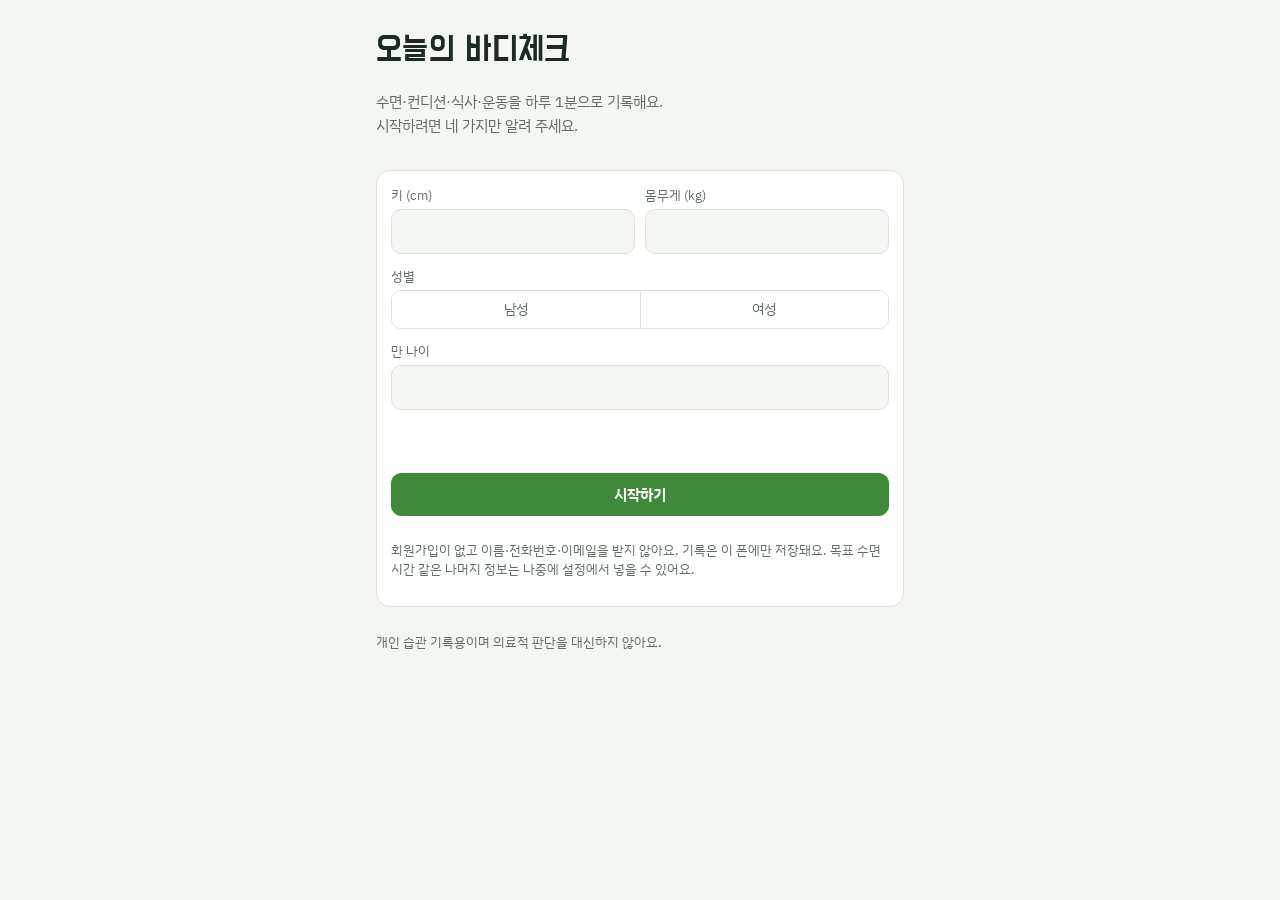
<file: index.html>
<!doctype html>
<html lang="ko">
<head>
<meta charset="utf-8">
<title>오늘의 바디체크</title>
<meta name="viewport" content="width=device-width,initial-scale=1,viewport-fit=cover">
<meta name="color-scheme" content="light dark">
<meta name="theme-color" content="#3f8a3a">
<meta name="description" content="수면·컨디션·식사·운동을 매일 간단히 기록하는 개인 웰니스 앱">
<link rel="manifest" href="manifest.webmanifest">
<link rel="icon" href="icons/icon-192.png">
<link rel="apple-touch-icon" href="icons/apple-touch-icon.png">
<link rel="preconnect" href="https://fonts.googleapis.com">
<link rel="stylesheet" href="https://fonts.googleapis.com/css2?family=Do+Hyeon&family=IBM+Plex+Sans+KR:wght@400;500;700&display=swap">
<link rel="stylesheet" href="styles.css">
</head>
<body>
<header class="bar" id="bar" hidden>
  <div class="bar-in">
    <h1>오늘의 바디체크</h1>
    <nav class="tabs" aria-label="화면">
      <a href="#today" data-tab="today">오늘</a>
      <a href="#week" data-tab="week">주간</a>
      <a href="#settings" data-tab="settings">설정</a>
    </nav>
  </div>
</header>
<main class="wrap" id="main"><p class="muted">불러오는 중…</p></main>
<div class="toast" id="toast" role="status" aria-live="polite"></div>
<noscript><p class="wrap">이 앱은 자바스크립트가 필요해요.</p></noscript>
<script type="module" src="js/app.js"></script>
</body>
</html>
</file>
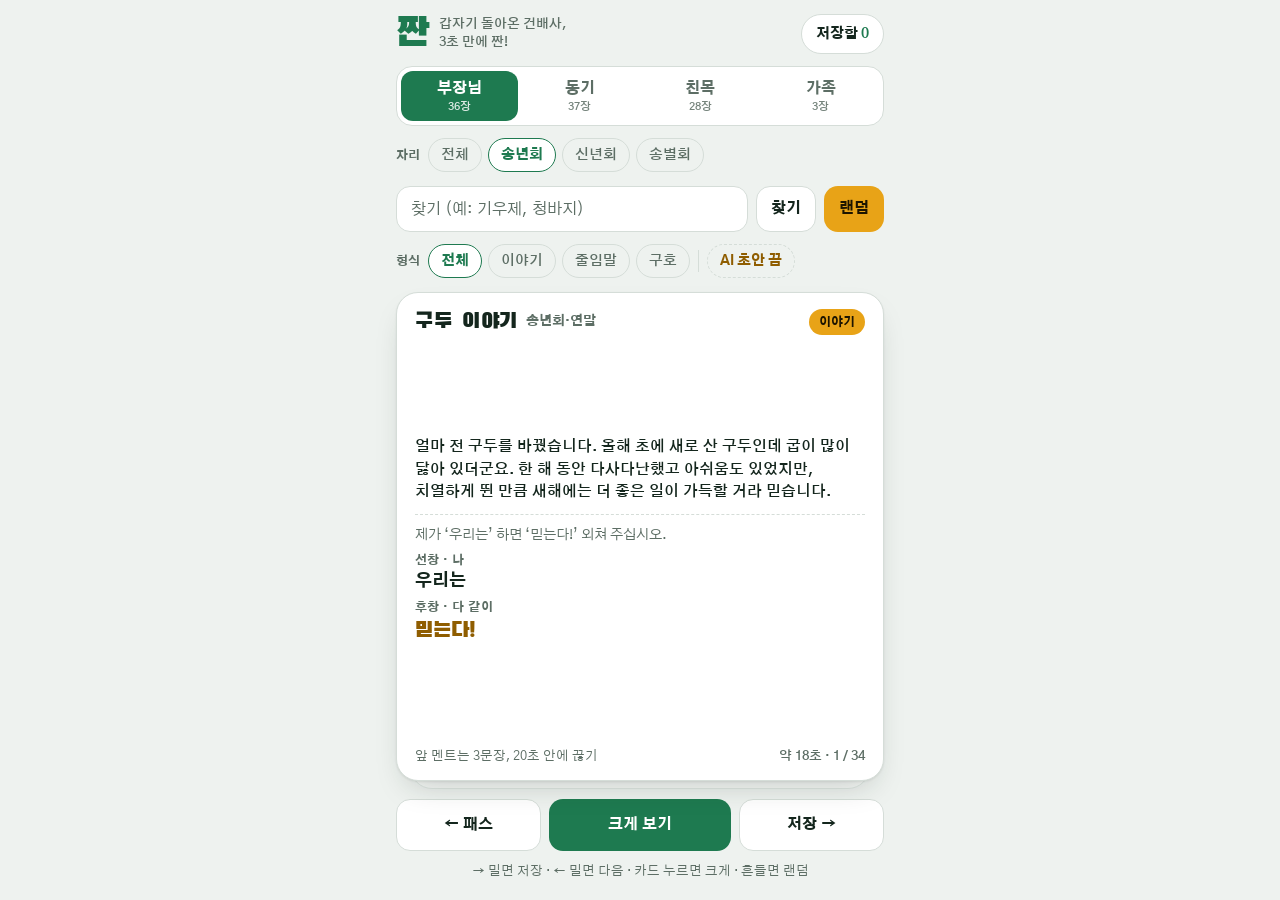
<file: zzan/app/index.html>
<!doctype html>
<html lang="ko">
<head>
<meta charset="utf-8">
<meta name="viewport" content="width=device-width,initial-scale=1,viewport-fit=cover">
<title>짠 (ZZAN)</title>
<meta name="claude:viewport-fit-sides" content="cover">
<meta name="description" content="갑자기 돌아온 건배사, 3초 만에 짠!">
<link rel="preconnect" href="https://fonts.googleapis.com">
<link rel="preconnect" href="https://fonts.gstatic.com" crossorigin>
<link rel="stylesheet" href="https://fonts.googleapis.com/css2?family=Black+Han+Sans&family=Gothic+A1:wght@400;600;800&display=swap">
<style>
/* 레이아웃: 한 화면 앱. 위에서부터 대상 고르기 → 제시어 → 카드 덱(가운데, 스와이프) → 버튼. 크게 보기는 검은 무대 전체 화면. */
:root {
  --bg: #eef2ef;
  --surface: #ffffff;
  --ink: #14261d;
  --muted: #5d6e65;
  --line: #d5ddd8;
  --bottle: #1e7a50;      /* 소주병 초록 */
  --bottle-ink: #ffffff;
  --foam: #e8a317;        /* 맥주 거품 노랑 */
  --foam-ink: #1d1500;
  --foam-text: #8f5d00;
  --pass: #7f8a84;
  --warn: #b3261e;
  --scrim: rgba(10, 20, 15, .45);
  --shadow: 0 1px 2px rgba(20, 38, 29, .08), 0 14px 32px -14px rgba(20, 38, 29, .28);
  --stage-bg: #000000;    /* 크게 보기: 테마와 상관없이 고대비 */
  --stage-fg: #ffffff;
  --stage-hl: #ffd24a;
  --stage-dim: #a0a0a0;
  --f-display: "Black Han Sans", "Apple SD Gothic Neo", "Malgun Gothic", sans-serif;
  --f-body: "Gothic A1", "Apple SD Gothic Neo", "Malgun Gothic", "Noto Sans KR", sans-serif;
}
@media (prefers-color-scheme: dark) {
  :root:not([data-theme="light"]) {
    --bg: #0f1f18; --surface: #172d23; --ink: #e8f2ec; --muted: #9db3a7; --line: #2a463b;
    --bottle: #4cc28a; --bottle-ink: #08170f; --foam: #f5b83d; --foam-ink: #1d1500; --foam-text: #f5b83d;
    --pass: #8a9c93; --warn: #ffb4a9; --scrim: rgba(0, 0, 0, .6);
    --shadow: 0 1px 2px rgba(0, 0, 0, .3), 0 14px 32px -14px rgba(0, 0, 0, .7);
    color-scheme: dark;
  }
}
:root[data-theme="dark"] {
  --bg: #0f1f18; --surface: #172d23; --ink: #e8f2ec; --muted: #9db3a7; --line: #2a463b;
  --bottle: #4cc28a; --bottle-ink: #08170f; --foam: #f5b83d; --foam-ink: #1d1500; --foam-text: #f5b83d;
  --pass: #8a9c93; --warn: #ffb4a9; --scrim: rgba(0, 0, 0, .6);
  --shadow: 0 1px 2px rgba(0, 0, 0, .3), 0 14px 32px -14px rgba(0, 0, 0, .7);
  color-scheme: dark;
}

html { height: 100%; box-sizing: border-box; padding-top: env(safe-area-inset-top, 0px); padding-bottom: env(safe-area-inset-bottom, 0px); }
*, *::before, *::after { box-sizing: inherit; }
[hidden] { display: none !important; }
body {
  height: 100%; margin: 0;
  background: var(--bg); color: var(--ink);
  font-family: var(--f-body); font-size: 15px; line-height: 1.5;
  -webkit-tap-highlight-color: transparent;
}
body.noscroll { overflow: hidden; }
button { font: inherit; color: inherit; cursor: pointer; }
:focus-visible { outline: 3px solid var(--foam); outline-offset: 2px; }

.app {
  min-height: 100%; max-width: 520px; margin: 0 auto;
  display: flex; flex-direction: column; gap: 12px;
  padding-block: 14px 18px;
  padding-left: max(16px, env(safe-area-inset-left, 0px));
  padding-right: max(16px, env(safe-area-inset-right, 0px));
}

/* 머리 */
.top { display: flex; align-items: center; justify-content: space-between; gap: 12px; }
.brand { display: flex; align-items: center; gap: 10px; min-width: 0; }
.logo { font-family: var(--f-display); font-size: 40px; line-height: 1; color: var(--bottle); }
.slogan { font-size: 13px; line-height: 1.35; color: var(--muted); font-weight: 600; }
.saved-btn {
  flex: none; min-height: 40px; padding: 0 14px; border-radius: 999px;
  border: 1px solid var(--line); background: var(--surface); font-weight: 800; font-size: 14px;
}
.saved-btn b { color: var(--bottle); font-variant-numeric: tabular-nums; }

/* 대상 고르기 */
.targets {
  display: grid; grid-template-columns: repeat(var(--tabs, 5), 1fr); gap: 4px; padding: 4px;
  background: var(--surface); border: 1px solid var(--line); border-radius: 16px;
}
.targets button {
  border: 0; background: transparent; color: var(--muted); border-radius: 12px;
  padding: 9px 2px 8px; display: flex; flex-direction: column; align-items: center; gap: 2px;
  font-weight: 800; font-size: 15px; line-height: 1.2;
}
.targets button small { font-weight: 600; font-size: 11px; font-variant-numeric: tabular-nums; opacity: .85; }
.targets button[aria-checked="true"] { background: var(--bottle); color: var(--bottle-ink); }

/* 제시어 */
.find { display: flex; gap: 8px; }
.find input {
  flex: 1; min-width: 0; min-height: 46px; padding: 0 14px; border-radius: 14px;
  border: 1px solid var(--line); background: var(--surface); color: var(--ink);
  font: 600 16px var(--f-body);
}
.find input::placeholder { color: var(--muted); font-weight: 400; }
.btn {
  min-height: 46px; padding: 0 14px; border-radius: 14px; border: 1px solid var(--line);
  background: var(--surface); color: var(--ink); font-weight: 800; font-size: 15px; white-space: nowrap;
}
.btn-bottle { background: var(--bottle); color: var(--bottle-ink); border-color: transparent; }
.btn-foam { background: var(--foam); color: var(--foam-ink); border-color: transparent; }
.chips { display: flex; gap: 6px; overflow-x: auto; scrollbar-width: none; padding-bottom: 2px; }
.chips::-webkit-scrollbar { display: none; }
.chip {
  flex: none; min-height: 34px; padding: 0 12px; border-radius: 999px;
  border: 1px solid var(--line); background: transparent; color: var(--muted); font-weight: 600; font-size: 14px;
}
.chip[aria-pressed="true"] { border-color: var(--bottle); color: var(--bottle); background: var(--surface); font-weight: 800; }
.chip-meme { border-style: dashed; color: var(--foam-text); font-weight: 800; }
.chip-meme[aria-pressed="true"] { border-style: solid; border-color: transparent; background: var(--foam); color: var(--foam-ink); }
.chip-sep { flex: none; width: 1px; margin: 6px 2px; background: var(--line); }
.chip-label { flex: none; align-self: center; padding-right: 2px; font-size: 12px; font-weight: 800; color: var(--muted); }
.note { margin: 0; font-size: 14px; color: var(--muted); }
.link { border: 0; background: none; padding: 0; color: var(--bottle); font-weight: 800; text-decoration: underline; text-underline-offset: 3px; }

/* 카드 덱 */
.deck { position: relative; flex: 1; min-height: 340px; display: grid; }
.stack-edge {
  position: absolute; left: 14px; right: 14px; top: 16px; bottom: -8px;
  background: var(--surface); border: 1px solid var(--line); border-radius: 22px; opacity: .55;
}
.card {
  position: relative; z-index: 1; min-width: 0; overflow: hidden;
  background: var(--surface); border: 1px solid var(--line); border-radius: 22px; box-shadow: var(--shadow);
  padding: 16px 18px 14px; display: flex; flex-direction: column; gap: 14px;
  touch-action: pan-y; user-select: none; -webkit-user-select: none; cursor: grab;
}
.card.enter { animation: pop .22s ease-out; }
@keyframes pop { from { transform: translateY(10px) scale(.97); opacity: .4; } to { transform: none; opacity: 1; } }
.card-head { display: flex; align-items: center; gap: 8px; flex-wrap: wrap; }
.kw { font-family: var(--f-display); font-size: 22px; line-height: 1; letter-spacing: .04em; }
.who { font-size: 13px; font-weight: 800; color: var(--muted); }
.pick { padding: 2px 8px; border-radius: 999px; background: var(--bottle); color: var(--bottle-ink); font-size: 12px; font-weight: 800; }
.skill {
  margin-left: auto; padding: 4px 10px; border-radius: 999px;
  background: var(--foam); color: var(--foam-ink); font-size: 12px; font-weight: 800;
}
.meme { padding: 2px 8px; border: 1px dashed currentColor; border-radius: 999px; color: var(--foam-text); font-size: 12px; font-weight: 800; }
.lines { list-style: none; margin: 0; padding: 0; flex: 1; display: flex; flex-direction: column; justify-content: center; gap: 18px; }
.line { display: grid; grid-template-columns: 46px minmax(0, 1fr); gap: 12px; align-items: start; }
.syl {
  width: 46px; height: 46px; border-radius: 12px; background: var(--bottle); color: var(--bottle-ink);
  font-family: var(--f-display); font-size: 27px; line-height: 46px; text-align: center;
}
.line.two .syl { background: var(--foam); color: var(--foam-ink); }
.role { display: block; font-size: 11.5px; font-weight: 800; letter-spacing: .04em; color: var(--muted); }
.txt p { margin: 3px 0 0; font-size: 18px; font-weight: 600; line-height: 1.45; word-break: keep-all; overflow-wrap: anywhere; }
.line.two .txt p { font-family: var(--f-display); font-weight: 400; font-size: 23px; line-height: 1.35; }
.init { font-style: normal; color: var(--bottle); }
.line.two .init { color: var(--foam-text); }
.lines.three { gap: 12px; }
.lines.three .line.two .txt p { font-size: 21px; }
.beats { display: inline-flex; flex-wrap: wrap; gap: 4px 6px; }
.beat { display: inline-flex; flex-direction: column; align-items: center; }
.beat::before { content: "●"; font-size: .36em; line-height: 1; margin-bottom: .3em; color: var(--foam-text); }
.cw { display: inline-block; }
.card-foot { display: flex; justify-content: space-between; align-items: flex-end; gap: 12px; font-size: 13px; color: var(--muted); }
.tip { min-width: 0; }
.count { flex: none; font-variant-numeric: tabular-nums; font-weight: 600; }
.stamp {
  position: absolute; top: 54px; padding: 2px 12px; border: 3px solid; border-radius: 10px;
  font-family: var(--f-display); font-size: 26px; opacity: 0; pointer-events: none; background: var(--surface);
}
.stamp-save { left: 16px; color: var(--bottle); transform: rotate(-12deg); }
.stamp-pass { right: 16px; color: var(--pass); transform: rotate(12deg); }
.empty { margin: auto; color: var(--muted); }

.actions { display: grid; grid-template-columns: 1fr 1.25fr 1fr; gap: 8px; padding-top: 6px; }
.actions .btn { min-height: 52px; }
.howto { margin: 0; text-align: center; font-size: 12.5px; color: var(--muted); text-wrap: balance; }

/* 크게 보기 */
.stage {
  position: fixed; inset: 0; z-index: 50; background: var(--stage-bg); color: var(--stage-fg);
  display: flex; flex-direction: column; gap: 10px;
  padding: calc(12px + env(safe-area-inset-top, 0px)) max(20px, env(safe-area-inset-right, 0px)) calc(14px + env(safe-area-inset-bottom, 0px)) max(20px, env(safe-area-inset-left, 0px));
}
.stage-top { display: flex; justify-content: space-between; align-items: center; gap: 12px; }
.stage-meta { font-size: 14px; color: var(--stage-dim); font-weight: 600; min-width: 0; }
.stage-close {
  flex: none; min-height: 44px; padding: 0 18px; border-radius: 999px;
  border: 1px solid #4a4a4a; background: #161616; color: var(--stage-fg); font-weight: 800;
}
.stage-body { flex: 1; min-height: 0; overflow: hidden; display: flex; flex-direction: column; justify-content: center; }
.stage-inner { --fs: 64px; display: flex; flex-direction: column; gap: .2em; }
.stage .s-role { font-size: 15px; font-weight: 800; letter-spacing: .06em; color: var(--stage-dim); }
.stage .s1 { margin: 0 0 .5em; font-size: calc(var(--fs) * .52); font-weight: 800; line-height: 1.3; word-break: keep-all; }
.stage .s2 { margin: 0; font-family: var(--f-display); font-size: var(--fs); line-height: 1.18; color: var(--stage-hl); word-break: keep-all; }
.stage .init { color: var(--stage-hl); }
.stage .s2 .init { color: var(--stage-fg); }
.stage .beat::before { color: var(--stage-fg); }
.stage-foot { font-size: 13px; color: var(--stage-dim); text-align: center; font-variant-numeric: tabular-nums; }

/* 저장함 */
.scrim { position: fixed; inset: 0; z-index: 40; background: var(--scrim); }
.sheet {
  position: fixed; left: 0; right: 0; bottom: 0; z-index: 41; max-width: 520px; max-height: 82%; margin: 0 auto;
  background: var(--surface); color: var(--ink); border-radius: 22px 22px 0 0; box-shadow: var(--shadow);
  display: flex; flex-direction: column; gap: 12px;
  padding: 18px max(16px, env(safe-area-inset-right, 0px)) calc(16px + env(safe-area-inset-bottom, 0px)) max(16px, env(safe-area-inset-left, 0px));
}
.sheet-head { display: flex; justify-content: space-between; align-items: center; gap: 12px; }
.sheet-head h2 { margin: 0; font-family: var(--f-display); font-weight: 400; font-size: 24px; }
.saved-list { list-style: none; margin: 0; padding: 0; overflow-y: auto; display: flex; flex-direction: column; gap: 10px; }
.saved-item { border: 1px solid var(--line); border-radius: 16px; padding: 12px 14px; display: flex; flex-direction: column; gap: 6px; }
.saved-meta { display: flex; gap: 8px; align-items: baseline; flex-wrap: wrap; }
.saved-meta b { font-family: var(--f-display); font-weight: 400; font-size: 18px; }
.saved-meta span { font-size: 13px; color: var(--muted); font-weight: 600; }
.saved-item p { margin: 0; font-size: 15px; word-break: keep-all; overflow-wrap: anywhere; }
.saved-actions { display: flex; gap: 8px; }
.saved-actions .btn { min-height: 38px; font-size: 14px; }
.saved-empty { color: var(--muted); text-align: center; padding: 24px 8px; }

.toast {
  position: fixed; left: 50%; bottom: calc(24px + env(safe-area-inset-bottom, 0px)); z-index: 60;
  transform: translate(-50%, 12px); opacity: 0; pointer-events: none; transition: opacity .2s, transform .2s;
  background: var(--ink); color: var(--bg); padding: 10px 16px; border-radius: 999px; font-weight: 800; font-size: 14px;
  max-width: calc(100% - 32px); text-align: center;
}
.toast.show { opacity: 1; transform: translate(-50%, 0); }
.stage:not([hidden]) ~ .toast { bottom: calc(56px + env(safe-area-inset-bottom, 0px)); }

/* 카드 본문: 앞 멘트 → 행 → 구호 */
.body { flex: 1; min-width: 0; display: flex; flex-direction: column; justify-content: center; gap: 14px; }
.body .lines { flex: none; }
.intro { margin: 0; font-size: 16.5px; font-weight: 600; line-height: 1.6; word-break: keep-all; overflow-wrap: anywhere; }
.dir { color: var(--muted); font-weight: 400; font-size: .88em; }
.line { grid-template-columns: auto minmax(0, 1fr); }
.line.bare { grid-template-columns: minmax(0, 1fr); }
.syl { width: auto; min-width: 46px; padding: 0 6px; white-space: nowrap; }
.syl.wide { font-size: 19px; padding: 0 10px; }
.cr { display: flex; flex-direction: column; gap: 8px; padding-top: 12px; border-top: 1px dashed var(--line); }
.cue { margin: 0; font-size: 14px; color: var(--muted); word-break: keep-all; }
.cr-row { display: flex; flex-direction: column; gap: 1px; }
.cr-tag { font-size: 11.5px; font-weight: 800; letter-spacing: .04em; color: var(--muted); }
.cr-call { margin: 0; font-size: 19px; font-weight: 800; line-height: 1.35; word-break: keep-all; }
.cr-resp { margin: 0; font-family: var(--f-display); font-size: 25px; line-height: 1.3; color: var(--foam-text); word-break: keep-all; }
.cr-resp .init { color: var(--ink); }
.after { margin: 0; font-size: 13px; color: var(--muted); word-break: keep-all; }
.who { min-width: 0; }
.time.over { color: var(--warn); font-weight: 800; }
.card.dense .body { gap: 10px; }
.card.dense .intro { font-size: 15px; line-height: 1.5; }
.card.dense .lines { gap: 8px; }
.card.dense .txt p { font-size: 16px; }
.card.dense .syl { min-width: 36px; height: 36px; line-height: 36px; font-size: 21px; border-radius: 10px; }
.card.dense .cr { gap: 6px; padding-top: 10px; }
.card.dense .cr-call { font-size: 17px; }
.card.dense .cr-resp { font-size: 22px; }
.stage .dir { color: var(--stage-dim); font-size: .8em; }
.stage-body.scroll { overflow-y: auto; justify-content: flex-start; }

/* 세로가 짧은 폰: 버튼까지 한 화면에 들어오게 줄임 */
@media (max-height: 720px) {
  .app { gap: 9px; padding-block: 10px 12px; }
  .deck { min-height: 250px; }
  .card { gap: 10px; padding: 14px 16px 12px; }
  .lines { gap: 12px; }
  .body { gap: 10px; }
  .howto { display: none; }
}

@media (prefers-reduced-motion: reduce) {
  *, *::before, *::after { animation: none !important; transition: none !important; }
}
</style>
</head>
<body>
<div class="app">
  <header class="top">
    <div class="brand">
      <span class="logo">짠</span>
      <span class="slogan">갑자기 돌아온 건배사,<br>3초 만에 짠!</span>
    </div>
    <button type="button" class="saved-btn" id="openSaved">저장함 <b id="savedCount">0</b></button>
  </header>

  <div class="targets" id="targets" role="radiogroup" aria-label="누구 앞에서 하나요?"></div>
  <div class="chips" id="occasions" aria-label="어떤 자리인가요?"></div>

  <form class="find" id="findForm" autocomplete="off">
    <input id="kw" type="search" maxlength="12" placeholder="찾기 (예: 기우제, 청바지)" aria-label="건배사 찾기">
    <button type="submit" class="btn">찾기</button>
    <button type="button" class="btn btn-foam" id="randomBtn">랜덤</button>
  </form>
  <div class="chips" id="chips" aria-label="건배사 형식"></div>
  <p class="note" id="note" hidden></p>

  <section class="deck" aria-label="건배사 카드">
    <div class="stack-edge" aria-hidden="true"></div>
    <article class="card" id="card" tabindex="0"></article>
  </section>

  <div class="actions">
    <button type="button" class="btn" id="passBtn">← 패스</button>
    <button type="button" class="btn btn-bottle" id="bigBtn">크게 보기</button>
    <button type="button" class="btn" id="saveBtn">저장 →</button>
  </div>
  <p class="howto">→ 밀면 저장 · ← 밀면 다음 · 카드 누르면 크게 · 흔들면 랜덤</p>
</div>

<div class="stage" id="stage" role="dialog" aria-modal="true" aria-label="크게 보기" hidden>
  <div class="stage-top">
    <span class="stage-meta" id="stageMeta"></span>
    <button type="button" class="stage-close" id="stageClose">닫기</button>
  </div>
  <div class="stage-body" id="stageBody"><div class="stage-inner" id="stageInner"></div></div>
  <div class="stage-foot" id="stageWake"></div>
</div>

<div id="sheetWrap" hidden>
  <div class="scrim" id="scrim"></div>
  <div class="sheet" role="dialog" aria-modal="true" aria-labelledby="sheetTitle">
    <div class="sheet-head">
      <h2 id="sheetTitle">저장한 건배사</h2>
      <button type="button" class="btn" id="sheetClose">닫기</button>
    </div>
    <ul class="saved-list" id="savedList"></ul>
  </div>
</div>

<div class="toast" id="toast" role="status" aria-live="polite"></div>

<script>
// 건배사 데이터: zzan/build.py가 CSV에서 자동으로 채움. 직접 고치지 말고 CSV를 고친 뒤 python3 zzan/build.py 실행.
const DATA = /*PRESETS:START*/[
{"f": "이야기", "k": "구두 이야기", "t": ["부장님", "동기", "친목"], "src": "n", "sub": "송년회·연말", "intro": "얼마 전 구두를 바꿨습니다. 올해 초에 새로 산 구두인데 굽이 많이 닳아 있더군요. 한 해 동안 다사다난했고 아쉬움도 있었지만, 치열하게 뛴 만큼 새해에는 더 좋은 일이 가득할 거라 믿습니다.", "call": "우리는", "resp": "믿는다!", "o": ["송년회"], "id": "7bcd3ad2"},
{"f": "이야기", "k": "인디언 기우제", "t": ["부장님", "동기"], "src": "n", "sub": "힘든 시기 극복", "intro": "인디언들이 기우제를 지내면 반드시 비가 온다고 합니다. 비가 올 때까지 기우제를 지내기 때문입니다. 우리도 끝까지 해냅시다.", "call": "할 수", "resp": "있다!", "id": "aa9e59a2"},
{"f": "이야기", "k": "컴퍼니의 어원", "t": ["부장님", "동기"], "src": "n", "sub": "팀워크·동료애", "intro": "회사(Company)의 어원은 '함께(Com) 빵(Panis)을 나누어 먹는 사람들'이라고 합니다. 가족보다 더 많은 시간을 함께 보내는 우리가 서로 격려하며 파이팅하는 그룹이 되길 바랍니다.", "call": "함께 가면", "resp": "멀리 간다!", "id": "2dc5cf02"},
{"f": "이야기", "k": "한니발의 기병", "t": ["부장님", "동기"], "src": "n", "sub": "위기 돌파·혁신", "intro": "한니발 장군은 기병을 활용해 전술의 새로운 패러다임을 열었고, 별동대를 핵심 주력으로 만들었습니다. 우리 조직도 새로운 시도로 주력이 됩시다.", "call": "우리가", "resp": "주력이다!", "id": "517b56b4"},
{"f": "이야기", "k": "르누아르", "t": ["부장님", "동기", "친목"], "src": "n", "sub": "고생 끝 보상", "intro": "화가 르누아르는 '고통은 지나가고 아름다움은 남는다'고 했습니다.", "call": "아름다운", "resp": "우리!", "id": "bd22d204"},
{"f": "이야기", "k": "인심제 태산이", "t": ["부장님", "동기"], "src": "n", "sub": "단합·결의", "intro": "사람의 마음이 모이면 태산도 옮긴다(인심제 태산이)고 합니다. 함께 마음을 모아 봅시다.", "call": "인심제", "resp": "태산이!", "id": "898043e9"},
{"f": "이야기", "k": "붉은 말의 해", "t": ["부장님", "동기", "친목", "가족"], "src": "n", "sub": "2026년 신년", "intro": "2026년 붉은 말의 해를 맞아 거침없이 앞으로 나아갑시다.", "call": "말", "resp": "달리자!", "o": ["신년회"], "x": "2026-12-31", "id": "aa52adac"},
{"f": "이야기", "k": "달력 두 장", "t": ["부장님", "동기"], "src": "n", "sub": "11월", "intro": "달력이 이제 딱 두 장 남았습니다. 11월은 한 해를 정리하면서 동시에 내년을 준비하는 가장 중요한 달입니다. 1년 내내 치열하게 달려온 우리 모두에게 멋진 결실이 찾아오길 바라며 외치겠습니다.", "call": "11월의", "resp": "기적!", "mo": [11], "id": "7ab83ab8"},
{"f": "행시", "k": "십일월", "t": ["부장님", "동기"], "src": "n", "sub": "11월", "resp": "[월]등한 우리 팀을 위하여!", "lines": ["[십]년지기보다 더 끈끈한 우리 팀,", "[일] 년 동안 정말 고생 많으셨습니다."], "mo": [11], "id": "300d726f"},
{"f": "줄임말", "k": "소화제", "t": ["부장님", "동기"], "src": "n", "call": "소화제", "resp": "소화제!", "lines": ["[소]통과", "[화]합이", "[제]일이다"], "id": "5f19f08e"},
{"f": "줄임말", "k": "뚝배기", "t": ["부장님", "동기"], "src": "n", "call": "뚝배기", "resp": "뚝배기!", "lines": ["[뚝]심 있게", "[배]짱 있게", "[기]운차게"], "id": "ed9f52d9"},
{"f": "줄임말", "k": "통통통", "t": ["부장님", "동기"], "src": "n", "call": "통통통", "resp": "통통통!", "lines": ["의사소[통]", "운수대[통]", "만사형[통]"], "id": "896cbdb5"},
{"f": "줄임말", "k": "주전자", "t": ["부장님", "동기"], "src": "n", "call": "주전자", "resp": "주전자!", "lines": ["[주]인의식을 갖고", "[전]문성을 갖추고", "[자]신 있게 살자"], "id": "234aea87"},
{"f": "줄임말", "k": "상한가", "t": ["부장님", "동기"], "src": "n", "call": "상한가", "resp": "상한가!", "lines": ["[상]심하지 말고", "[한]탄하지 말고", "[가]슴을 펴자"], "id": "ba0d5a5e"},
{"f": "줄임말", "k": "그래도", "t": ["부장님", "동기"], "src": "n", "call": "그래도", "resp": "그래도!", "lines": ["[그래], 내일은", "[도]약할 거야"], "id": "e66b4936"},
{"f": "줄임말", "k": "마무리", "t": ["부장님", "동기"], "src": "n", "call": "마무리", "resp": "마무리!", "lines": ["[마]음 먹은 것은", "[무]엇이든", "[이]루자"], "id": "d88dd902"},
{"f": "줄임말", "k": "변사또", "t": ["부장님", "동기"], "src": "n", "call": "변사또", "resp": "변사또!", "lines": ["[변]함없는", "[사]람으로 내일", "[또] 만납시다"], "id": "0603ff26"},
{"f": "줄임말", "k": "마당발", "t": ["부장님", "동기"], "src": "n", "call": "마당발", "resp": "마당발!", "lines": ["[마]주 앉은", "[당]신의", "[발]전을 위하여"], "id": "35fa08cd"},
{"f": "줄임말", "k": "미사일 발사", "t": ["부장님", "동기"], "src": "n", "call": "미사일", "resp": "발사!", "lines": ["[미]친 듯이", "[사]랑하고", "[일]하자!"], "id": "b65c8265"},
{"f": "줄임말", "k": "사우나", "t": ["친목"], "src": "n", "call": "사우나", "resp": "사우나!", "lines": ["[사]랑과", "[우]정을", "[나]누자"], "id": "d3c8de72"},
{"f": "줄임말", "k": "청바지", "t": ["친목"], "src": "n", "call": "청바지", "resp": "청바지!", "lines": ["[청]춘은", "[바]로", "[지]금부터"], "id": "eda009a5"},
{"f": "줄임말", "k": "재건축", "t": ["친목"], "src": "n", "call": "재건축", "resp": "재건축!", "lines": ["[재]미있게", "[건]강하게", "[축]복하며 살자"], "id": "7e400b09"},
{"f": "줄임말", "k": "당나귀", "t": ["친목"], "src": "n", "call": "당나귀", "resp": "당나귀!", "lines": ["[당]신과", "[나]의", "[귀]중한 만남을 위하여"], "id": "8db897d8"},
{"f": "줄임말", "k": "이멤버 리멤버", "t": ["친목"], "src": "n", "call": "이 멤버", "resp": "리멤버!", "lines": ["[이 멤버]를", "기억하자, [리멤버]!"], "id": "97c6b6cd"},
{"f": "줄임말", "k": "여친남친", "t": ["친목"], "src": "n", "call": "여친", "resp": "남친!", "lines": ["[여]전히 [친]하게", "[남]은 인생 [친]하게"], "id": "6e3cff87"},
{"f": "줄임말", "k": "원더풀", "t": ["부장님", "동기", "친목"], "src": "n", "call": "원더풀", "resp": "원더풀!", "lines": ["[원]하는 것보다", "[더]욱 더 잘", "[풀]리기를"], "id": "9d37d6ee"},
{"f": "줄임말", "k": "아바타", "t": ["부장님", "동기", "친목"], "src": "n", "call": "아바타", "resp": "아바타!", "lines": ["[아]름다운 사람들이 모인 이 자리,", "[바]라고 소망하는 모든 일들을", "[타]개하자"], "id": "793048cf"},
{"f": "줄임말", "k": "아저씨", "t": ["부장님", "동기", "친목"], "src": "n", "call": "아저씨", "resp": "아저씨!", "lines": ["[아]자아자,", "[저]무는 한 해는 잊고", "[시]작하자 새롭게!"], "o": ["송년회"], "id": "44ef1f35"},
{"f": "줄임말", "k": "구구팔팔", "t": ["부장님", "동기", "친목", "가족"], "src": "n", "call": "구구", "resp": "팔팔!", "lines": ["[99]세까지", "[팔팔]하게 살자"], "id": "e88d1d54"},
{"f": "줄임말", "k": "당신멋져", "t": ["부장님", "동기", "친목", "가족"], "src": "n", "call": "당신", "resp": "멋져!", "lines": ["[당]당하게 살자", "[신]바람 나게 살자", "[멋]지게 살자", "[져]주며 살자"], "id": "de680577"},
{"f": "줄임말", "k": "나가자", "t": ["부장님", "동기", "친목"], "src": "n", "call": "나가자", "resp": "나가자!", "lines": ["[나]라,", "[가]정,", "[자]신의 발전을 위하여"], "id": "714cae40"},
{"f": "줄임말", "k": "이기자", "t": ["부장님", "동기", "친목"], "src": "n", "call": "이기자", "resp": "이기자!", "lines": ["[이]런", "[기]회를", "[자]주 만들자"], "id": "93864ed1"},
{"f": "줄임말", "k": "우하하", "t": ["부장님", "동기", "친목"], "src": "n", "call": "우하하", "resp": "우하하!", "lines": ["[우]리는", "[하]늘 아래", "[하]나다"], "id": "8e4a7625"},
{"f": "줄임말", "k": "마돈나", "t": ["부장님", "동기", "친목"], "src": "n", "call": "마돈나", "resp": "마돈나!", "lines": ["[마]시고", "[돈] 내고", "[나]가자"], "id": "dd1d2480"},
{"f": "줄임말", "k": "마마무", "t": ["부장님", "동기", "친목"], "src": "n", "call": "마마무", "resp": "마마무!", "lines": ["[마]음껏", "[마]시되", "[무]리해서 마시지 말자"], "id": "61e0f045"},
{"f": "구호", "k": "석세스 맨", "t": ["동기", "친목"], "src": "n", "call": "성공한 남자!", "resp": "석세스 맨!", "id": "dccfb9c1"},
{"f": "구호", "k": "지치지 말자", "t": ["부장님", "동기", "친목"], "src": "n", "call": "지치면 지는 거야!", "resp": "지치지 말자!", "id": "5fe2a7cb"},
{"f": "구호", "k": "죽밥", "t": ["부장님", "동기", "친목"], "src": "n", "call": "죽이 되든 밥이 되든!", "resp": "죽밥! 죽밥!", "id": "e74d08b1"},
{"f": "구호", "k": "함께 가면", "t": ["부장님", "동기", "친목"], "src": "n", "call": "함께 가면", "resp": "멀리 간다!", "id": "d8afe849"},
{"f": "구호", "k": "우리는 믿는다", "t": ["부장님", "동기", "친목"], "src": "n", "call": "우리는", "resp": "믿는다!", "after": "믿음은 기회를 만들고 절망을 희망으로 바꾼다", "id": "3cf45aba"},
{"f": "구호", "k": "영차", "t": ["부장님", "동기", "친목"], "src": "n", "call": "좋아써 좋아써", "resp": "영차!", "id": "49a03b1b"},
{"f": "구호", "k": "다시 만난다", "t": ["부장님", "동기", "친목"], "src": "n", "call": "언젠가 다시", "resp": "만난다!", "o": ["송별회"], "id": "d180d4a4"},
{"f": "구호", "k": "30년 더", "t": ["부장님"], "src": "n", "call": "앞으로 30년 더 근사하십시오!", "id": "347753a6"},
{"f": "구호", "k": "권토중래", "t": ["부장님", "동기"], "src": "n", "call": "권토중래!", "id": "91d3edea"},
{"f": "구호", "k": "여러분 멋져", "t": ["부장님", "동기", "친목"], "src": "n", "call": "여러분 멋져!", "id": "3cc0b010"},
{"f": "구호", "k": "노량에서 통영까지", "t": ["동기", "친목"], "src": "n", "call": "노량에서 시작한 술이 통영에서 끝나다!", "id": "7ca9e01e"},
{"f": "행시", "k": "건배", "t": ["부장님"], "src": "d", "s": "크레센도", "lines": ["[건]강하신 부장님 덕분에 올 한 해 든든했습니다,", "[배]운 대로 내년엔 더 잘하겠습니다, 다 같이 짠!"], "o": ["송년회"], "id": "1cc93aef"},
{"f": "행시", "k": "건배", "t": ["동기"], "src": "d", "s": "스타카토", "lines": ["[건]물주는 못 돼도,", "[배]!·짱!·하!·나!·는!·최!·강!"], "id": "5edbc1c4"},
{"f": "행시", "k": "건배", "t": ["친목"], "src": "d", "s": "콜&리스폰스", "lines": ["[건]강하게, 행복하게 오래오래 살아라!", "[배] 아플 만큼 부럽게 잘 살아라, 짠!"], "o": ["청첩장 모임"], "id": "0724b8d3"},
{"f": "행시", "k": "건배", "t": ["가족"], "src": "d", "s": "콜&리스폰스", "lines": ["[건]강하게 모인 우리 가족,", "[배]부르게 웃으며 오래오래 함께, 짠!"], "id": "83f0b608"},
{"f": "행시", "k": "사랑", "t": ["부장님"], "src": "d", "s": "크레센도", "lines": ["[사]랑받는 팀에는 늘 좋은 리더가 있습니다,", "[랑]데부 약속! 내년 이 자리, 더 큰 성과로 짠!"], "o": ["송년회"], "id": "7a17067e"},
{"f": "행시", "k": "사랑", "t": ["동기"], "src": "d", "s": "훅&드롭", "lines": ["[사]는 게 힘들어도 우리 우정은 영원하다…", "[랑]께! 그러니까 오늘은 니가 쏘랑께, 짠!"], "id": "cf4c0edb"},
{"f": "행시", "k": "사랑", "t": ["친목"], "src": "d", "s": "콜&리스폰스", "lines": ["[사]랑으로 만난 두 사람!", "[랑]데부 평생 계약 체결! 짠!"], "o": ["청첩장 모임"], "id": "f0944f47"},
{"f": "행시", "k": "사랑", "t": ["가족"], "src": "d", "s": "콜&리스폰스", "lines": ["[사]랑하는 우리 가족, 오늘처럼 웃는 날만!", "[랑]께~ 오래오래 건강하랑께, 짠!"], "id": "902e3570"},
{"f": "행시", "k": "행복", "t": ["부장님"], "src": "d", "s": "콜&리스폰스", "lines": ["[행]복한 일터, 우리가 만듭니다!", "[복] 받은 우리 팀, 다 같이 짠!"], "id": "5495c09a"},
{"f": "행시", "k": "행복", "t": ["동기"], "src": "d", "s": "스타카토", "lines": ["[행]운까진 안 바란다,", "[복]!·권!·당!·첨!·딱!·한!·번!"], "id": "12998dd4"},
{"f": "행시", "k": "행복", "t": ["친목"], "src": "d", "s": "콜&리스폰스", "lines": ["[행]복하게 잘 살아라, 우리 신랑 신부!", "[복]은 두 배로, 다툼은 반으로, 짠!"], "o": ["청첩장 모임"], "id": "c792fe4b"},
{"f": "행시", "k": "행복", "t": ["가족"], "src": "d", "s": "콜&리스폰스", "lines": ["[행]복이 별건가요, 이렇게 모이면 행복이지!", "[복] 많이 받으시고 늘 건강하세요, 짠!"], "o": ["명절"], "id": "d657b3e1"},
{"f": "행시", "k": "건강", "t": ["부장님"], "src": "d", "s": "크레센도", "lines": ["[건]배 잔 높이 들고, 올 한 해 고생 많으셨습니다!", "[강]철 체력 우리 팀, 다 같이 짠!"], "o": ["송년회"], "id": "e00aa961"},
{"f": "행시", "k": "건강", "t": ["동기"], "src": "d", "s": "훅&드롭", "lines": ["[건]강 생각해서 오늘은 딱 한 잔만…", "[강]제는 아닌데, 원샷!"], "id": "4f2258ea"},
{"f": "행시", "k": "건강", "t": ["친목"], "src": "d", "s": "콜&리스폰스", "lines": ["[건]강하게 오래오래 서로 아껴 주길!", "[강]물처럼 잔잔하게, 평생 짠!"], "o": ["청첩장 모임"], "id": "379d9bfc"},
{"f": "행시", "k": "건강", "t": ["가족"], "src": "d", "s": "콜&리스폰스", "lines": ["[건]강이 최고! 우리 어머니 아버지!", "[강]건하게 백 세까지, 다 같이 짠!"], "o": ["생신"], "id": "1044fb17"},
{"f": "행시", "k": "성공", "t": ["부장님"], "src": "d", "s": "콜&리스폰스", "lines": ["[성]과는 부장님 리더십으로,", "[공]은 우리 모두에게, 다 같이 짠!"], "id": "018116b4"},
{"f": "행시", "k": "성공", "t": ["동기"], "src": "d", "s": "훅&드롭", "lines": ["[성]과급 들어오면 내가 쏜다!", "[공]약은 공약일 뿐, 짠!"], "id": "02b131a7"},
{"f": "행시", "k": "성공", "t": ["친목"], "src": "d", "s": "훅&드롭", "lines": ["[성]혼을 진심으로 축하합니다!", "[공]식 품절 인증, 이제 반품 불가! 짠!"], "o": ["청첩장 모임"], "id": "dc1caff0"},
{"f": "행시", "k": "성공", "t": ["가족"], "src": "d", "s": "크레센도", "lines": ["[성]실하게 살아온 우리 가족,", "[공]든 탑은 안 무너진다, 다 같이 짠!"], "id": "9b369b9f"},
{"f": "행시", "k": "우리", "t": ["부장님"], "src": "d", "s": "콜&리스폰스", "lines": ["[우]리는 하나다!", "[리]더와 함께 끝까지 간다, 짠!"], "id": "c9a803b6"},
{"f": "행시", "k": "우리", "t": ["동기"], "src": "d", "s": "훅&드롭", "lines": ["[우]리 우정 영원하자, 진심으로…", "[리]필은 니가 해, 짠!"], "id": "8b239a14"},
{"f": "행시", "k": "우리", "t": ["친목"], "src": "d", "s": "콜&리스폰스", "lines": ["[우]리 친구 결혼한다!", "[리]액션은 크게, 축하는 진하게, 짠!"], "o": ["청첩장 모임"], "id": "2a8e4171"},
{"f": "행시", "k": "우리", "t": ["가족"], "src": "d", "s": "콜&리스폰스", "lines": ["[우]리 가족 다 모였네!", "[리]모컨은 아버지께, 행복은 모두에게, 짠!"], "o": ["명절"], "id": "c207be8f"},
{"f": "행시", "k": "오늘", "t": ["부장님"], "src": "d", "s": "크레센도", "lines": ["[오]늘 이 자리 만들어 주셔서 감사합니다,", "[늘] 지금처럼 함께 갑시다, 짠!"], "id": "0f272022"},
{"f": "행시", "k": "오늘", "t": ["동기"], "src": "d", "s": "스타카토", "lines": ["[오]늘 야근 없이 퇴근한 우리,", "[늘]!·이!·렇!·게!·칼!·퇴!·짠!"], "id": "84a25729"},
{"f": "행시", "k": "오늘", "t": ["친목"], "src": "d", "s": "훅&드롭", "lines": ["[오]늘의 주인공, 예비 신랑 신부!", "[늘] 행복해라, 오늘 밥값도 부탁해! 짠!"], "o": ["청첩장 모임"], "id": "b4c10737"},
{"f": "행시", "k": "오늘", "t": ["가족"], "src": "d", "s": "콜&리스폰스", "lines": ["[오]늘처럼만 웃으며 살아요!", "[늘] 건강하고 늘 화목하게, 짠!"], "id": "dd168ccf"},
{"f": "행시", "k": "최고", "t": ["부장님"], "src": "d", "s": "콜&리스폰스", "lines": ["[최]고의 팀은?", "[고]민할 것 없이 우리 팀! 짠!"], "id": "72f759cc"},
{"f": "행시", "k": "최고", "t": ["동기"], "src": "d", "s": "스타카토", "lines": ["[최]대한 즐기자, 오늘만큼은,", "[고]!·민!·은!·내!·일!·로!·짠!"], "id": "c9b1c866"},
{"f": "행시", "k": "최고", "t": ["친목"], "src": "d", "s": "콜&리스폰스", "lines": ["[최]고의 짝을 만난 걸 축하해!", "[고]생 끝, 행복 시작! 짠!"], "o": ["청첩장 모임"], "id": "96c9b351"},
{"f": "행시", "k": "최고", "t": ["가족"], "src": "d", "s": "크레센도", "lines": ["[최]고의 보물은 우리 가족,", "[고]맙고 사랑합니다, 다 같이 짠!"], "id": "a1127226"},
{"f": "행시", "k": "감사", "t": ["부장님"], "src": "d", "s": "크레센도", "lines": ["[감]사한 마음을 이 잔에 가득 담아,", "[사]기 충천! 내년에도 함께 갑시다, 짠!"], "o": ["송년회"], "id": "4b87a985"},
{"f": "행시", "k": "감사", "t": ["동기"], "src": "d", "s": "훅&드롭", "lines": ["[감]사합니다, 오늘 술값 내 주실 분…", "[사]다리 타기로 정하자! 짠!"], "id": "6032f1c3"},
{"f": "행시", "k": "감사", "t": ["친목"], "src": "d", "s": "콜&리스폰스", "lines": ["[감]동적인 두 사람의 만남에,", "[사]랑 가득, 축복 가득! 짠!"], "o": ["청첩장 모임"], "id": "e9fb6500"},
{"f": "행시", "k": "감사", "t": ["가족"], "src": "d", "s": "콜&리스폰스", "lines": ["[감]사합니다, 낳아 주시고 길러 주셔서,", "[사]랑합니다, 오래오래 건강하세요! 짠!"], "o": ["생신"], "id": "d65c655d"},
{"f": "행시", "k": "행운", "t": ["부장님"], "src": "d", "s": "콜&리스폰스", "lines": ["[행]운은 준비된 팀에게 온다!", "[운]도 실력, 우리 팀 짠!"], "id": "c5b3d068"},
{"f": "행시", "k": "행운", "t": ["동기"], "src": "d", "s": "스타카토", "lines": ["[행]운의 여신님, 이번엔 제발,", "[운]!·빨!·로!·연!·봉!·대!·박!"], "id": "d929ddea"},
{"f": "행시", "k": "행운", "t": ["친목"], "src": "d", "s": "훅&드롭", "lines": ["[행]운아는 바로 너, 이런 짝을 만났으니!", "[운]은 다 썼으니 이제부턴 노력이다! 짠!"], "o": ["청첩장 모임"], "id": "bd6fb964"},
{"f": "행시", "k": "행운", "t": ["가족"], "src": "d", "s": "크레센도", "lines": ["[행]운이 가득한 우리 집,", "[운]수대통, 만사형통! 짠!"], "o": ["명절"], "id": "bea3a070"},
{"f": "행시", "k": "희망", "t": ["부장님"], "src": "d", "s": "크레센도", "lines": ["[희]망찬 내년을 위하여!", "[망]설임 없이 함께 갑시다, 짠!"], "o": ["송년회"], "id": "1389df4b"},
{"f": "행시", "k": "희망", "t": ["동기"], "src": "d", "s": "훅&드롭", "lines": ["[희]한하게 너희랑 마시면 술이 달다,", "[망]가져도 괜찮아, 짠!"], "id": "bdfc2477"},
{"f": "행시", "k": "희망", "t": ["친목"], "src": "d", "s": "콜&리스폰스", "lines": ["[희]로애락 함께할 두 사람!", "[망]원경으로 봐도 둘만 보인다, 짠!"], "o": ["청첩장 모임"], "id": "ab69e6b0"},
{"f": "행시", "k": "희망", "t": ["가족"], "src": "d", "s": "콜&리스폰스", "lines": ["[희]망은 우리 아이들,", "[망]아지처럼 튼튼하게 자라라, 짠!"], "id": "41d913dd"},
{"f": "행시", "k": "대박", "t": ["부장님"], "src": "d", "s": "콜&리스폰스", "lines": ["[대]한민국 최고의 팀!", "[박]수 한 번 크게, 짠!"], "id": "658795fa"},
{"f": "행시", "k": "대박", "t": ["동기"], "src": "d", "s": "스타카토", "lines": ["[대]충 살아도 우정만큼은 진심,", "[박]!·자!·맞!·춰!·원!·샷!"], "id": "07a9e927"},
{"f": "행시", "k": "대박", "t": ["친목"], "src": "d", "s": "훅&드롭", "lines": ["[대]박! 진짜 결혼하는구나!", "[박]수는 크게, 축의금은 조금만! 짠!"], "o": ["청첩장 모임"], "id": "23447f56"},
{"f": "행시", "k": "대박", "t": ["가족"], "src": "d", "s": "크레센도", "lines": ["[대]대손손 건강하고 화목하게,", "[박]장대소 웃음꽃 피는 우리 가족, 짠!"], "id": "2d5aec76"},
{"f": "행시", "k": "만세", "t": ["부장님"], "src": "d", "s": "크레센도", "lines": ["[만]나서 든든했던 올 한 해,", "[세]상에서 제일 멋진 우리 팀! 짠!"], "o": ["송년회"], "id": "c357da98"},
{"f": "행시", "k": "만세", "t": ["동기"], "src": "d", "s": "훅&드롭", "lines": ["[만]약에 로또 되면…", "[세] 명까지는 쏜다! 짠!"], "id": "9b05ef22"},
{"f": "행시", "k": "만세", "t": ["친목"], "src": "d", "s": "콜&리스폰스", "lines": ["[만]만세! 우리 신랑 신부!", "[세]상 모든 축복이 너희에게! 짠!"], "o": ["청첩장 모임"], "id": "67be0f49"},
{"f": "행시", "k": "만세", "t": ["가족"], "src": "d", "s": "콜&리스폰스", "lines": ["[만]수무강하세요, 우리 어머니 아버지!", "[세]월은 거꾸로, 백 세까지 짠!"], "o": ["생신"], "id": "49a9415f"},
{"f": "행시", "k": "승리", "t": ["부장님"], "src": "d", "s": "크레센도", "lines": ["[승]리를 향해 달려온 올 한 해,", "[리]그 1위는 우리 팀! 짠!"], "o": ["송년회"], "id": "203ee0bf"},
{"f": "행시", "k": "승리", "t": ["동기"], "src": "d", "s": "스타카토", "lines": ["[승]질 나는 한 주였지만,", "[리]!·셋!·하!·고!·다!·시!·짠!"], "id": "b1d3dd8d"},
{"f": "행시", "k": "발전", "t": ["부장님"], "src": "d", "s": "크레센도", "lines": ["[발]로 뛴 만큼 성과가 났습니다,", "[전]진 또 전진, 우리 팀 짠!"], "id": "0ad393de"},
{"f": "행시", "k": "발전", "t": ["동기"], "src": "d", "s": "훅&드롭", "lines": ["[발]전하는 회사, 성장하는 나…", "[전]부 다 거짓말, 짠!"], "id": "ff349ca6"},
{"f": "행시", "k": "성장", "t": ["부장님"], "src": "d", "s": "콜&리스폰스", "lines": ["[성]장하는 우리 회사!", "[장]밋빛 내일을 위하여, 짠!"], "o": ["신년회"], "id": "525b5958"},
{"f": "행시", "k": "성장", "t": ["동기"], "src": "d", "s": "스타카토", "lines": ["[성]장통이 심했던 올 한 해,", "[장]!·하!·다!·우!·리!·짠!"], "o": ["송년회"], "id": "13ff26a3"},
{"f": "행시", "k": "성장", "t": ["가족"], "src": "d", "s": "크레센도", "lines": ["[성]큼성큼 자라는 우리 아이들,", "[장]하다 우리 강아지들, 다 같이 짠!"], "id": "e8e6bab1"},
{"f": "행시", "k": "도전", "t": ["부장님"], "src": "d", "s": "크레센도", "lines": ["[도]전하는 팀에게 한계는 없습니다,", "[전]성기는 지금부터, 짠!"], "o": ["신년회"], "id": "de157974"},
{"f": "행시", "k": "도전", "t": ["동기"], "src": "d", "s": "훅&드롭", "lines": ["[도]전! 올해는 꼭 다이어트 성공한다…", "[전]부 내일부터, 짠!"], "o": ["신년회"], "id": "07815589"},
{"f": "행시", "k": "도전", "t": ["친목"], "src": "d", "s": "콜&리스폰스", "lines": ["[도]전! 평생 한 사람만 사랑하기!", "[전]설이 되어라, 짠!"], "o": ["청첩장 모임"], "id": "f16e7def"},
{"f": "행시", "k": "열정", "t": ["부장님"], "src": "d", "s": "콜&리스폰스", "lines": ["[열]정 하면?", "[정]답은 우리 팀! 짠!"], "id": "8ad30b6b"},
{"f": "행시", "k": "열정", "t": ["동기"], "src": "d", "s": "스타카토", "lines": ["[열] 받는 일 많았지만,", "[정]!·으!·로!·버!·틴!·다!·짠!"], "id": "37168e55"},
{"f": "행시", "k": "목표", "t": ["부장님"], "src": "d", "s": "크레센도", "lines": ["[목]표를 향해 달려온 우리,", "[표]창장은 우리 팀 차지! 짠!"], "o": ["송년회"], "id": "8242d5b6"},
{"f": "행시", "k": "목표", "t": ["동기"], "src": "d", "s": "훅&드롭", "lines": ["[목]표는 이번 달 저축 100만 원…", "[표]류 중인 통장, 일단 짠!"], "id": "8fafb6b3"},
{"f": "행시", "k": "화합", "t": ["부장님"], "src": "d", "s": "콜&리스폰스", "lines": ["[화]합하면?", "[합]심! 우리는 한 팀! 짠!"], "id": "91dcd2de"},
{"f": "행시", "k": "화합", "t": ["동기"], "src": "d", "s": "스타카토", "lines": ["[화]나는 일은 오늘 다 털고,", "[합]!·체!·해!·서!·원!·샷!"], "id": "ce64f86d"},
{"f": "행시", "k": "화합", "t": ["가족"], "src": "d", "s": "콜&리스폰스", "lines": ["[화]목한 우리 집, 웃음이 넘치네!", "[합]심해서 오래오래 행복하자, 짠!"], "id": "b297c653"},
{"f": "행시", "k": "소통", "t": ["부장님"], "src": "d", "s": "크레센도", "lines": ["[소]통이 잘 되는 우리 팀, 올해 정말 즐거웠습니다,", "[통] 크게 내년도 대박 납시다, 짠!"], "o": ["송년회"], "id": "071d71e4"},
{"f": "행시", "k": "소통", "t": ["동기"], "src": "d", "s": "훅&드롭", "lines": ["[소]통 잘하는 동기들아, 하나만 묻자…", "[통]장 잔고 괜찮냐? 짠!"], "id": "da6329b4"},
{"f": "행시", "k": "소통", "t": ["친목"], "src": "d", "s": "콜&리스폰스", "lines": ["[소]중한 두 사람의 새 출발!", "[통]하는 마음으로 평생 함께! 짠!"], "o": ["청첩장 모임"], "id": "3fea5157"},
{"f": "행시", "k": "승진", "t": ["부장님"], "src": "d", "s": "콜&리스폰스", "lines": ["[승]진 축하드립니다! 앞으로도 잘 부탁드립니다,", "[진]심을 담아, 다 같이 짠!"], "o": ["승진 축하"], "id": "fbe7b2ed"},
{"f": "행시", "k": "승진", "t": ["동기"], "src": "d", "s": "훅&드롭", "lines": ["[승]진한 내 동기, 진심으로 축하한다…", "[진]짜 축하는 오늘 니 카드로! 짠!"], "o": ["승진 축하"], "id": "9b85e664"},
{"f": "행시", "k": "연봉", "t": ["동기"], "src": "d", "s": "스타카토", "lines": ["[연]차 쓰고 놀러 갈 생각만 하지 말고,", "[봉]!·인!·해!·제!·원!·샷!"], "id": "b83b364e"},
{"f": "행시", "k": "연봉", "t": ["동기"], "src": "d", "s": "훅&드롭", "lines": ["[연]봉 협상 결과 발표하겠습니다…", "[봉]투는 얇아도 술잔은 두껍게! 짠!"], "id": "58693655"},
{"f": "행시", "k": "월급", "t": ["동기"], "src": "d", "s": "훅&드롭", "lines": ["[월]급날이 왔다! 통장에 들어오자마자…", "[급]속 탈출, 카드값으로! 짠!"], "id": "569a4aa2"},
{"f": "행시", "k": "월급", "t": ["동기"], "src": "d", "s": "스타카토", "lines": ["[월]요일도 버텼다,", "[급]!·여!·날!·까!·지!·짠!"], "id": "f93742ab"},
{"f": "행시", "k": "퇴근", "t": ["동기"], "src": "d", "s": "스타카토", "lines": ["[퇴]근 시간 6시 정각,", "[근]!·무!·끝!·자!·유!·짠!"], "id": "52c5ce06"},
{"f": "행시", "k": "퇴근", "t": ["동기"], "src": "d", "s": "훅&드롭", "lines": ["[퇴]근길에 집에 가려고 했는데…", "[근]데 왜 또 여기냐? 짠!"], "id": "16124daf"},
{"f": "행시", "k": "불금", "t": ["동기"], "src": "d", "s": "스타카토", "lines": ["[불]태우자 오늘 밤,", "[금]!·요!·일!·은!·직!·진!"], "id": "db3af5b5"},
{"f": "행시", "k": "불금", "t": ["동기"], "src": "d", "s": "훅&드롭", "lines": ["[불]금이라 신나게 놀려고 했는데…", "[금]방 졸리니까 딱 한 잔만, 짠!"], "id": "e2350ef7"},
{"f": "행시", "k": "주말", "t": ["동기"], "src": "d", "s": "훅&드롭", "lines": ["[주]말엔 꼭 운동하고 자기계발 하자…", "[말]은 그렇게 하지, 짠!"], "id": "1406ad33"},
{"f": "행시", "k": "주말", "t": ["동기"], "src": "d", "s": "스타카토", "lines": ["[주] 5일 버틴 우리,", "[말]!·없!·이!·원!·샷!"], "id": "ea3e2747"},
{"f": "행시", "k": "휴가", "t": ["동기"], "src": "d", "s": "훅&드롭", "lines": ["[휴]가 계획 다 세웠다, 비행기표도 끊었다…", "[가]는 날까지 버티자, 짠!"], "id": "ae6c23f7"},
{"f": "행시", "k": "휴가", "t": ["동기"], "src": "d", "s": "스타카토", "lines": ["[휴]가 승인 떨어진 날,", "[가]!·방!·싸!·고!·출!·발!"], "id": "08d1e0a3"},
{"f": "행시", "k": "로또", "t": ["동기"], "src": "d", "s": "훅&드롭", "lines": ["[로]또 1등 되면 회사 그만둔다고?", "[또] 다음 주에 보자, 짠!"], "id": "55ba7006"},
{"f": "행시", "k": "로또", "t": ["동기"], "src": "d", "s": "스타카토", "lines": ["[로]또는 꽝이어도,", "[또]!·만!·나!·자!·짠!"], "id": "a7467b12"},
{"f": "행시", "k": "한잔", "t": ["동기"], "src": "d", "s": "스타카토", "lines": ["[한] 주 동안 고생했다,", "[잔]!·을!·들!·어!·짠!"], "id": "d083ab63"},
{"f": "행시", "k": "한잔", "t": ["동기"], "src": "d", "s": "훅&드롭", "lines": ["[한] 잔만 하자고 했지…", "[잔] 수는 세지 말자, 짠!"], "id": "0c892089"},
{"f": "행시", "k": "한잔", "t": ["부장님"], "src": "d", "s": "크레센도", "lines": ["[한] 해 동안 이끌어 주셔서 감사합니다,", "[잔]을 높이 들고, 다 같이 짠!"], "o": ["송년회"], "id": "1be1f403"},
{"f": "행시", "k": "동기", "t": ["동기"], "src": "d", "s": "스타카토", "lines": ["[동]기들아, 우리가 버티는 이유,", "[기]!·대!·고!·버!·틴!·다!·짠!"], "id": "344ab607"},
{"f": "행시", "k": "동기", "t": ["동기"], "src": "d", "s": "훅&드롭", "lines": ["[동]기 중에 제일 먼저 승진하는 사람이…", "[기]념으로 오늘 쏜다! 짠!"], "o": ["승진 축하"], "id": "6fb2a91d"},
{"f": "행시", "k": "회식", "t": ["동기"], "src": "d", "s": "훅&드롭", "lines": ["[회]식은 업무의 연장이라던데…", "[식]사만 하고 빠지자, 짠!"], "id": "81f21ae6"},
{"f": "행시", "k": "회식", "t": ["동기"], "src": "d", "s": "스타카토", "lines": ["[회]사는 힘들어도,", "[식]!·구!·같!·은!·우!·리!·짠!"], "id": "73478710"},
{"f": "행시", "k": "회식", "t": ["부장님"], "src": "d", "s": "콜&리스폰스", "lines": ["[회]사의 미래는!", "[식]지 않는 열정으로! 짠!"], "id": "35040599"},
{"f": "행시", "k": "갓생", "t": ["동기"], "src": "d", "s": "훅&드롭", "lines": ["[갓]생 살자고 새벽 6시 알람 맞췄다…", "[생]각해 보니 오늘 술 약속이 있네, 짠!"], "m": "갓생", "d": "2026-11-05", "id": "7c0d1af0"},
{"f": "행시", "k": "갓생", "t": ["동기"], "src": "d", "s": "스타카토", "lines": ["[갓]생은 내일부터,", "[생]!·맥!·주!·부!·터!·짠!"], "m": "갓생", "d": "2026-11-05", "id": "a77a5312"},
{"f": "행시", "k": "갓생", "t": ["동기"], "src": "d", "s": "훅&드롭", "lines": ["[갓]생 사는 동기들 존경한다, 진심으로…", "[생]각만 하는 우리도 대단하다, 짠!"], "m": "갓생", "d": "2026-11-05", "id": "49086964"},
{"f": "행시", "k": "갓생", "t": ["동기"], "src": "d", "s": "스타카토", "lines": ["[갓] 입사한 우리,", "[생]!·존!·했!·다!·짠!"], "m": "갓생", "d": "2026-11-05", "id": "3bd4dad6"},
{"f": "행시", "k": "오늘", "t": ["동기"], "src": "d", "s": "훅&드롭", "lines": ["[오]늘부터 갓생 산다던 너,", "[늘] 하던 대로 여기 있네, 짠!"], "m": "갓생", "d": "2026-11-05", "id": "8b249326"},
{"f": "행시", "k": "퇴근", "t": ["동기"], "src": "d", "s": "훅&드롭", "lines": ["[퇴]근 30분 전, 회의 취소 소식…", "[근]데 이거 실화냐? 야르!"], "m": "야르", "d": "2026-11-05", "id": "668e29ce"},
{"f": "행시", "k": "승진", "t": ["동기"], "src": "d", "s": "훅&드롭", "lines": ["[승]진 명단을 열어 보니…", "[진]짜 내 이름이다, 야르!"], "m": "야르", "d": "2026-11-05", "o": ["승진 축하"], "id": "014bf65e"},
{"f": "행시", "k": "주말", "t": ["동기"], "src": "d", "s": "크레센도", "lines": ["[주]말까지 딱 하루 남았다,", "[말]해 뭐해, 야르!"], "m": "야르", "d": "2026-11-05", "id": "af1a2485"},
{"f": "행시", "k": "월급", "t": ["동기"], "src": "d", "s": "크레센도", "lines": ["[월]급날 아침, 통장 알림이 울렸다,", "[급]여 입금 확인, 할렐야루!"], "m": "할렐야루", "d": "2026-11-05", "id": "97ff38b8"},
{"f": "행시", "k": "휴가", "t": ["동기"], "src": "d", "s": "크레센도", "lines": ["[휴]가 결재가 났습니다,", "[가]자 바다로, 할렐야루!"], "m": "할렐야루", "d": "2026-11-05", "id": "ec1b061b"},
{"f": "행시", "k": "연봉", "t": ["동기"], "src": "d", "s": "크레센도", "lines": ["[연]봉 협상 결과가 나왔다,", "[봉]급 인상 확정, 할렐야루!"], "m": "할렐야루", "d": "2026-11-05", "id": "bcb7dffa"},
{"f": "행시", "k": "로또", "t": ["동기"], "src": "d", "s": "훅&드롭", "lines": ["[로]또 번호 세 개 맞았다…", "[또] 5천 원이네, 할렐야루!"], "m": "할렐야루", "d": "2026-11-05", "id": "ec955826"},
{"f": "행시", "k": "불금", "t": ["동기"], "src": "d", "s": "스타카토", "lines": ["[불]금이다, 다들 퇴근 준비 됐나?", "[금]!·요!·일!·밤!·꺄!·르!"], "m": "꺄르", "d": "2026-11-05", "id": "65fb81e8"},
{"f": "행시", "k": "회식", "t": ["동기"], "src": "d", "s": "스타카토", "lines": ["[회]식 메뉴가 소고기란다,", "[식]!·전!·부!·터!·꺄!·르!"], "m": "꺄르", "d": "2026-11-05", "id": "117ada2c"},
{"f": "행시", "k": "한잔", "t": ["동기"], "src": "d", "s": "스타카토", "lines": ["[한] 주 버틴 우리에게 상을 주자,", "[잔]!·채!·워!·꺄!·르!"], "m": "꺄르", "d": "2026-11-05", "id": "7b948c8b"},
{"f": "행시", "k": "연말", "t": ["부장님"], "src": "d", "s": "크레센도", "lines": ["[연]말까지 쉼 없이 달려온 우리 팀,", "[말]이 필요 없습니다, 다 같이 짠!"], "o": ["송년회"], "id": "dd0e0f3f"},
{"f": "행시", "k": "수고", "t": ["부장님"], "src": "d", "s": "콜&리스폰스", "lines": ["[수]많은 일을 해낸 올 한 해!", "[고]생 많으셨습니다, 다 같이 짠!"], "o": ["송년회"], "id": "7605b74c"},
{"f": "행시", "k": "올해", "t": ["부장님"], "src": "d", "s": "콜&리스폰스", "lines": ["[올]해도 정말 고생 많으셨습니다!", "[해]냈다, 우리 팀! 짠!"], "o": ["송년회"], "id": "18dd1956"},
{"f": "행시", "k": "연말", "t": ["동기"], "src": "d", "s": "훅&드롭", "lines": ["[연]말이라고 달라진 건 하나도 없지만…", "[말] 안 해도 알지? 올해도 고생했다, 짠!"], "o": ["송년회"], "id": "51a4baa1"},
{"f": "행시", "k": "수고", "t": ["동기"], "src": "d", "s": "스타카토", "lines": ["[수]많은 야근을 버틴 올 한 해,", "[고]!·생!·했!·다!·우!·리!·짠!"], "o": ["송년회"], "id": "06e71243"},
{"f": "행시", "k": "올해", "t": ["동기"], "src": "d", "s": "훅&드롭", "lines": ["[올]해 목표 다 이뤘냐고 묻지 마라…", "[해] 넘기면 다 리셋이다, 짠!"], "o": ["송년회"], "id": "7fe71458"},
{"f": "행시", "k": "새해", "t": ["부장님"], "src": "d", "s": "콜&리스폰스", "lines": ["[새]해가 밝았습니다!", "[해]내자 우리 팀, 올해도 짠!"], "o": ["신년회"], "id": "bce3c466"},
{"f": "행시", "k": "시작", "t": ["부장님"], "src": "d", "s": "크레센도", "lines": ["[시]작이 반이라고 했습니다,", "[작]년보다 더 크게, 올해도 짠!"], "o": ["신년회"], "id": "86a4921f"},
{"f": "행시", "k": "출발", "t": ["부장님"], "src": "d", "s": "크레센도", "lines": ["[출]발선에 다시 선 우리 팀,", "[발]맞춰 올해도 힘차게, 짠!"], "o": ["신년회"], "id": "f4d78042"},
{"f": "행시", "k": "도약", "t": ["부장님"], "src": "d", "s": "콜&리스폰스", "lines": ["[도]약하는 한 해를 위하여!", "[약]속합니다, 올해 목표 달성! 짠!"], "o": ["신년회"], "id": "845138fe"},
{"f": "행시", "k": "새해", "t": ["동기"], "src": "d", "s": "훅&드롭", "lines": ["[새]해에는 운동도 하고 저축도 하고…", "[해] 본 적 없는 건 올해도 안 한다, 짠!"], "o": ["신년회"], "id": "d89d4355"},
{"f": "행시", "k": "시작", "t": ["동기"], "src": "d", "s": "스타카토", "lines": ["[시]작부터 달리지 말자, 올해는 길다,", "[작]!·심!·삼!·일!·이!·라!·도!·짠!"], "o": ["신년회"], "id": "d4aea24a"},
{"f": "행시", "k": "환영", "t": ["부장님"], "src": "d", "s": "크레센도", "lines": ["[환]영해 주셔서 진심으로 감사합니다,", "[영]광입니다, 열심히 배우겠습니다! 짠!"], "o": ["환영회"], "id": "762a9b02"},
{"f": "행시", "k": "환영", "t": ["부장님"], "src": "d", "s": "콜&리스폰스", "lines": ["[환]영합니다, 우리 팀의 새 식구!", "[영]차영차 함께 갑시다, 짠!"], "o": ["환영회"], "id": "f952b37a"},
{"f": "행시", "k": "입사", "t": ["부장님"], "src": "d", "s": "크레센도", "lines": ["[입]사한 지 얼마 안 된 신입이지만,", "[사]랑받는 막내가 되겠습니다, 짠!"], "o": ["환영회"], "id": "d28c9966"},
{"f": "행시", "k": "처음", "t": ["부장님"], "src": "d", "s": "크레센도", "lines": ["[처]음 뵙겠습니다, 잘 부탁드립니다,", "[음]료든 술이든 잔을 높이, 짠!"], "o": ["환영회"], "id": "621b924d"},
{"f": "행시", "k": "막내", "t": ["부장님"], "src": "d", "s": "콜&리스폰스", "lines": ["[막]내가 감히 한마디 올리겠습니다!", "[내]일부터 더 잘하겠습니다, 짠!"], "id": "1ec515e2"},
{"f": "행시", "k": "환영", "t": ["동기"], "src": "d", "s": "훅&드롭", "lines": ["[환]영한다, 이제 너도 우리 팀이다…", "[영]영 못 나간다, 짠!"], "o": ["환영회"], "id": "0c13311f"},
{"f": "행시", "k": "입사", "t": ["동기"], "src": "d", "s": "스타카토", "lines": ["[입]사를 축하한다, 모르는 건 다 물어봐,", "[사]!·수!·는!·내!·가!·한!·다!"], "o": ["환영회"], "id": "0f852c57"},
{"f": "행시", "k": "송별", "t": ["부장님"], "src": "d", "s": "크레센도", "lines": ["[송]별회라 쓰고 응원이라 읽겠습니다,", "[별]처럼 빛나는 앞날을 위하여, 짠!"], "o": ["송별회"], "id": "11938f5f"},
{"f": "행시", "k": "응원", "t": ["부장님"], "src": "d", "s": "콜&리스폰스", "lines": ["[응]원합니다, 새로운 출발을!", "[원]하시는 일 모두 이루세요, 짠!"], "o": ["송별회"], "id": "5a253cbc"},
{"f": "행시", "k": "앞날", "t": ["부장님"], "src": "d", "s": "크레센도", "lines": ["[앞]으로도 꽃길만 걸으시길 바랍니다,", "[날]마다 좋은 일만 가득하시길, 짠!"], "o": ["송별회"], "id": "7b6564d5"},
{"f": "행시", "k": "꽃길", "t": ["부장님"], "src": "d", "s": "콜&리스폰스", "lines": ["[꽃]길만 걸으세요, 진심입니다!", "[길]이 달라도 우리는 한 팀, 짠!"], "o": ["송별회"], "id": "bc3ef0b2"},
{"f": "행시", "k": "이직", "t": ["동기"], "src": "d", "s": "훅&드롭", "lines": ["[이]직해도 우리 잊지 마라, 진심이다…", "[직]급 오르면 밥 사라, 짠!"], "o": ["송별회"], "id": "7a78ee61"},
{"f": "행시", "k": "응원", "t": ["동기"], "src": "d", "s": "스타카토", "lines": ["[응]원한다, 어디서든 잘할 거다,", "[원]!·하!·는!·대!·로!·가!·자!·짠!"], "o": ["송별회"], "id": "8a838304"},
{"f": "행시", "k": "송별", "t": ["동기"], "src": "d", "s": "훅&드롭", "lines": ["[송]별회라고 울지 않기로 했다…", "[별]일 없어도 자주 보자, 짠!"], "o": ["송별회"], "id": "9be3376a"},
{"f": "행시", "k": "축하", "t": ["부장님"], "src": "d", "s": "콜&리스폰스", "lines": ["[축]하드립니다, 진심으로!", "[하]시는 일마다 잘되시길, 짠!"], "o": ["승진 축하"], "id": "d604d108"},
{"f": "행시", "k": "영전", "t": ["부장님"], "src": "d", "s": "크레센도", "lines": ["[영]전을 진심으로 축하드립니다,", "[전]보다 더 빛나실 겁니다, 다 같이 짠!"], "o": ["승진 축하"], "id": "c81b2865"},
{"f": "행시", "k": "젠슨황", "t": ["부장님"], "src": "d", "s": "크레센도", "lines": ["[젠]틀하게 한 잔 올리겠습니다,", "[슨]배님들 덕분에 든든했던 올 한 해,", "[황]금 같은 내년을 위하여, 짠!"], "o": ["송년회"], "id": "0ddf8919"},
{"f": "행시", "k": "젠슨황", "t": ["부장님"], "src": "d", "s": "콜&리스폰스", "lines": ["[젠]슨 황도 치맥 앞에서는 잔을 들었습니다!", "[슨](Soon), 곧 우리 팀 차례입니다!", "[황]금기를 위하여, 다 같이 짠!"], "id": "8c1d7648"},
{"f": "행시", "k": "젠슨황", "t": ["부장님"], "src": "d", "s": "훅&드롭", "lines": ["[젠]슨 황으로 삼행시를 준비했습니다…", "[슨]… 으로 시작하는 말이 없더라고요,", "[황]급히 마무리하겠습니다, 짠!"], "id": "332183a3"},
{"f": "행시", "k": "젠슨황", "t": ["부장님"], "src": "d", "s": "크레센도", "lines": ["[젠]가처럼 한 층 한 층 쌓아 온 우리 팀,", "[슨]… 스은근히 여기까지 올라왔습니다,", "[황]소처럼 더 높이 갑시다, 짠!"], "id": "4f8a48f4"},
{"f": "행시", "k": "젠슨황", "t": ["동기"], "src": "d", "s": "훅&드롭", "lines": ["[젠]장, 그때 엔비디아 살걸…", "[슨](Soon) 오른다 믿고 버틴 내 계좌,", "[황]당하지만 일단 마시자, 짠!"], "id": "aed2df86"},
{"f": "행시", "k": "젠슨황", "t": ["동기"], "src": "d", "s": "스타카토", "lines": ["[젠]슨 황 주식은 못 샀어도,", "[슨]배님 카드는 오늘 긁는다,", "[황]!·금!·같!·은!·오!·늘!·짠!"], "id": "d0eee5b9"},
{"f": "행시", "k": "젠슨황", "t": ["동기"], "src": "d", "s": "훅&드롭", "lines": ["[젠]슨 황처럼 가죽 재킷 입고 출근하면…", "[슨]… 스은근히 다들 쳐다보겠지,", "[황]당한 상상은 접고, 짠!"], "id": "1ed1538f"},
{"f": "행시", "k": "젠슨황", "t": ["동기"], "src": "d", "s": "훅&드롭", "lines": ["[젠]슨 황으로 삼행시 해 본다…", "[슨]… 으로 시작하는 말이 없네,", "[황]당하지? 나도 그래, 짠!"], "id": "b344caa8"}
]/*PRESETS:END*/;

const TARGETS = ['맞춤', '부장님', '동기', '친목', '가족'].filter((t) => DATA.some((d) => d.t.includes(t)));
const OCCASIONS = ['단독 회식', '임원 합석', '송년회', '신년회', '환영회', '송별회', '승진 축하', '청첩장 모임', '명절', '생신'];
const FORMATS = ['대본', '이야기', '줄임말', '행시', '구호'];
// AI 초안에 붙는 발성 기술. r1: 첫 줄, rm: 가운데 줄, r2: 마지막 줄
const SKILL = {
  '스타카토':   { r1: '나',            rm: '나',                r2: '●마다 끊어서 다 같이',     tip: '●마다 딱! 딱! 끊어서 외치기' },
  '크레센도':   { r1: '차분하게 시작',  rm: '조금 더 크게',       r2: '점점 크게, 끝에서 터뜨리기', tip: '작게 시작해서 마지막 단어에서 터뜨리기' },
  '콜&리스폰스': { r1: '선창 · 나',      rm: '선창 · 나',          r2: '후창 · 다 같이',           tip: '내가 앞줄을 외치면 다 같이 마지막 줄로 받기' },
  '훅&드롭':    { r1: '훅 · 진지하게',  rm: '훅 · 계속 진지하게',  r2: '드롭 · 한 박자 쉬고 반전',  tip: '앞줄은 진지하게, 한 박자 쉬고 마지막 줄에서 반전' },
};
const NO_SKILL = { r1: '', rm: '', r2: '', tip: '' };
const roleOf = (sk, i, n) => (i === 0 ? sk.r1 : i === n - 1 ? sk.r2 : sk.rm);
// 노트에 적어 둔 실전 팁
const FORMAT_TIP = {
  '대본': '앞 멘트는 3문장, 20초 안에 끊기',
  '이야기': '앞 멘트는 3문장, 20초 안에 끊기',
  '줄임말': '뜻풀이 앞에서 1초 뜸 들이기',
  '행시': '각 행 앞에서 1초 뜸 들이기',
  '구호': '구호를 먼저 알려 주고 외치기',
};
const TIME_LIMIT = 30; // 노트의 기준: 건배사는 30초 안에

const $ = (s) => document.querySelector(s);
const esc = (s) => String(s).replace(/[&<>"']/g, (c) => ({ '&': '&amp;', '<': '&lt;', '>': '&gt;', '"': '&quot;', "'": '&#39;' }[c]));
const store = {
  get(k, d) { try { const v = localStorage.getItem(k); return v == null ? d : JSON.parse(v); } catch (e) { return d; } },
  set(k, v) { try { localStorage.setItem(k, JSON.stringify(v)); } catch (e) { /* 저장 못 해도 앱은 동작 */ } },
};
const reduceMotion = window.matchMedia && matchMedia('(prefers-reduced-motion: reduce)').matches;

/* 글 안의 표시: [글자]는 강조, {지문}은 흐리게 */
const rich = (text) => esc(text).replace(/\[(.+?)\]/g, '<em class="init">$1</em>').replace(/\{(.+?)\}/g, '<span class="dir">($1)</span>');
const plain = (text) => String(text || '').replace(/\{.+?\}/g, '').replace(/[\[\]]/g, '').replace(/\s+/g, ' ').trim();
const badgeOf = (text) => (text.match(/\[(.+?)\]/g) || []).map((m) => m.slice(1, -1)).join('');

let target = TARGETS.includes(store.get('zzan.tab')) ? store.get('zzan.tab') : TARGETS[0];
let occasion = '';
let occasionPicked = false; // 사용자가 직접 고른 뒤에는 계절 기본값을 쓰지 않음
let format = '';
let query = '';
let order = [];
let pos = 0;
let busy = false;
let saved = store.get('zzan.saved2', []);
if (!Array.isArray(saved)) saved = [];
let draftsOn = store.get('zzan.drafts', false) === true; // AI 초안은 기본으로 숨김
let memeOn = store.get('zzan.meme', true) !== false;

const card = $('#card');

function shuffle(a) {
  a = a.slice();
  for (let i = a.length - 1; i > 0; i--) { const j = Math.floor(Math.random() * (i + 1)); [a[i], a[j]] = [a[j], a[i]]; }
  return a;
}
const current = () => order[pos];

/* ---------- 어떤 카드를 보여 줄지 ---------- */
const MEME_MONTHS = 3; // 밈 카드는 등록일로부터 3개월 뒤 자동으로 숨김
const ymd = (s) => { const [y, m, d] = String(s || '').split('-').map(Number); return y && m && d ? [y, m, d] : null; };
function memeExpired(d) { const p = d.m && ymd(d.d); return !!p && new Date() >= new Date(p[0], p[1] - 1 + MEME_MONTHS, p[2]); }
function pastDue(d) { const p = ymd(d.x); return !!p && new Date() >= new Date(p[0], p[1] - 1, p[2] + 1); }
const inSeason = (d) => !d.mo || d.mo.includes(new Date().getMonth() + 1);
const live = (d) => !memeExpired(d) && !pastDue(d) && inSeason(d);
const visible = (d) => live(d) && (d.src === 'n' || (draftsOn && (memeOn || !d.m)));
const inTab = (d) => d.t.includes(target);
const hasDrafts = () => DATA.some((d) => inTab(d) && d.src === 'd' && live(d));
const hasLiveMemes = () => DATA.some((d) => inTab(d) && d.m && live(d));

/* 자리: 송년회·환영회 같은 모임 종류. 자리가 비어 있는 카드는 언제나 쓸 수 있음 */
function seasonalOccasion() {
  const now = new Date();
  const m = now.getMonth() + 1;
  if ((m === 11 && now.getDate() >= 15) || m === 12) return '송년회';
  if (m === 1) return '신년회';
  return '';
}
const occasionsFor = () => OCCASIONS.filter((o) => DATA.some((d) => inTab(d) && visible(d) && d.o && d.o.includes(o)));
function settleOccasion() {
  const have = occasionsFor();
  if (occasionPicked) { if (occasion && !have.includes(occasion)) occasion = ''; return; }
  const s = seasonalOccasion();
  occasion = have.includes(s) ? s : '';
}
const isFor = (d) => !!(occasion && d.o && d.o.includes(occasion));
const fitsOccasion = (d) => !occasion || !d.o || d.o.includes(occasion);
const formatsFor = () => FORMATS.filter((f) => DATA.some((d) => inTab(d) && visible(d) && fitsOccasion(d) && d.f === f));
const textOf = (d) => [d.k, d.sub, d.intro, ...(d.lines || []), d.call, d.resp, d.after].map(plain).join(' ');
const hasQuery = (d) => !query || textOf(d).includes(query);
// 보여 주는 순서: 내 노트 → 고른 자리에 맞춘 카드 → 추천 → 나머지. 같은 순위 안에서는 섞음
const rank = (d) => (d.src === 'n' ? 8 : 0) + (isFor(d) ? 4 : 0) + (d.r ? 2 : 0) + (!occasion && !d.o ? 1 : 0);
const ranked = (list) => shuffle(list).sort((a, b) => rank(b) - rank(a));

/* ---------- 말할 내용 ---------- */
// 구호를 외치기 전에 미리 알려 주는 한마디
function cueOf(d) {
  if (d.call && d.resp) return `제가 ‘${plain(d.call)}’ 하면 ‘${plain(d.resp)}’ 외쳐 주십시오.`;
  if (d.resp) return `다 같이 ‘${plain(d.resp)}’ 외쳐 주십시오.`;
  return '';
}
// 말하는 데 걸리는 시간 어림 (1초에 5.5글자)
function speakSeconds(d) {
  const said = [d.intro, ...(d.lines || []), cueOf(d), d.call, d.resp].map(plain).join('');
  return Math.round(said.replace(/[^가-힣0-9A-Za-z]/g, '').length / 5.5);
}
// 구호가 따로 없으면 마지막 줄을 다 같이 외침
const shoutsLastLine = (d) => !d.call && !d.resp;

// AI 초안의 마지막 줄: 스타카토는 ●, 크레센도는 점점 크게
function finaleHTML(d, text) {
  if (d.s === '스타카토' && text.includes('·')) {
    return `<span class="beats">${text.split('·').map((b) => `<span class="beat"><span>${rich(b)}</span></span>`).join('')}</span>`;
  }
  if (d.s === '크레센도') {
    const w = text.split(' ');
    return w.map((x, i) => `<span class="cw" style="font-size:${(0.8 + 0.6 * i / Math.max(1, w.length - 1)).toFixed(2)}em">${rich(x)}</span>`).join(' ');
  }
  return rich(text);
}

/* ---------- 그리기 ---------- */
// 고른 버튼이 줄 밖으로 밀려나 있으면 보이는 곳으로 당김
function revealPressed(el, sel) {
  const on = el.querySelector(sel);
  if (!on || on.textContent === '전체') { el.scrollLeft = 0; return; }
  const r = on.getBoundingClientRect();
  const c = el.getBoundingClientRect();
  if (r.left < c.left || r.right > c.right) el.scrollLeft = Math.max(0, el.scrollLeft + r.left - c.left - 64);
}

function renderTargets() {
  $('#targets').innerHTML = TARGETS.map((t) => {
    const n = DATA.filter((d) => d.t.includes(t) && visible(d)).length;
    return `<button type="button" role="radio" aria-checked="${t === target}" data-t="${esc(t)}">${esc(t)}<small>${n}장</small></button>`;
  }).join('');
}

function renderOccasions() {
  const have = occasionsFor();
  const el = $('#occasions');
  el.hidden = !have.length;
  el.innerHTML = '<span class="chip-label">자리</span>' + ['', ...have].map((o) =>
    `<button type="button" class="chip" aria-pressed="${o === occasion}" data-o="${esc(o)}">${o ? esc(o) : '전체'}</button>`
  ).join('');
  revealPressed(el, '[data-o][aria-pressed="true"]');
}

function renderFormats() {
  const el = $('#chips');
  const toggles = [
    hasDrafts() ? `<button type="button" class="chip chip-meme" id="draftToggle" aria-pressed="${draftsOn}">AI 초안 ${draftsOn ? '켬' : '끔'}</button>` : '',
    draftsOn && hasLiveMemes() ? `<button type="button" class="chip chip-meme" id="memeToggle" aria-pressed="${memeOn}">밈 ${memeOn ? '켬' : '끔'}</button>` : '',
  ].join('');
  el.innerHTML = '<span class="chip-label">형식</span>' + ['', ...formatsFor()].map((f) =>
    `<button type="button" class="chip" aria-pressed="${f === format}" data-f="${esc(f)}">${f ? esc(f) : '전체'}</button>`
  ).join('') + (toggles ? '<span class="chip-sep" aria-hidden="true"></span>' + toggles : '');
  revealPressed(el, '[data-f][aria-pressed="true"]');
}

function linesHTML(d) {
  const ls = d.lines || [];
  if (!ls.length) return '';
  const sk = SKILL[d.s] || NO_SKILL;
  return `<ol class="lines${ls.length > 2 ? ' three' : ''}">${ls.map((text, i) => {
    const last = shoutsLastLine(d) && i === ls.length - 1;
    const role = d.s ? roleOf(sk, i, ls.length) : last ? '다 같이' : '';
    const b = badgeOf(text);
    return `
      <li class="line${last ? ' two' : ''}${b ? '' : ' bare'}">${b ? `<span class="syl${b.length > 1 ? ' wide' : ''}" aria-hidden="true">${esc(b)}</span>` : ''}
        <div class="txt">${role ? `<span class="role">${esc(role)}</span>` : ''}<p>${last && d.s ? finaleHTML(d, text) : rich(text)}</p></div></li>`;
  }).join('')}
    </ol>`;
}

function shoutHTML(d) {
  if (shoutsLastLine(d)) return '';
  const cue = cueOf(d);
  return `<div class="cr">
      ${cue ? `<p class="cue">${esc(cue)}</p>` : ''}
      ${d.call ? `<div class="cr-row"><span class="cr-tag">${d.resp ? '선창 · 나' : '외침 · 나'}</span><p class="${d.resp ? 'cr-call' : 'cr-resp'}">${rich(d.call)}</p></div>` : ''}
      ${d.resp ? `<div class="cr-row"><span class="cr-tag">${d.call ? '후창 · 다 같이' : '다 같이'}</span><p class="cr-resp">${rich(d.resp)}</p></div>` : ''}
    </div>`;
}

function cardHTML(d) {
  const sec = speakSeconds(d);
  const tip = d.s ? (SKILL[d.s] || NO_SKILL).tip : FORMAT_TIP[d.f] || '';
  const sub = d.sub || (d.o ? d.o.join(' · ') : '');
  const time = sec >= 10 ? `<span class="time${sec > TIME_LIMIT ? ' over' : ''}">약 ${sec}초${sec > TIME_LIMIT ? ' · 30초 넘음' : ''}</span> · ` : '';
  return `
    <div class="card-head">
      <span class="kw">${esc(d.k)}</span>
      ${sub ? `<span class="who">${esc(sub)}</span>` : ''}
      ${d.r ? '<span class="pick">추천</span>' : ''}
      ${d.m ? `<span class="meme">밈 · ${esc(d.m)}</span>` : ''}
      ${d.src === 'd' ? '<span class="meme">AI 초안</span>' : ''}
      <span class="skill">${esc(d.s || d.f)}</span>
    </div>
    <div class="body">
      ${d.intro ? `<p class="intro">${rich(d.intro)}</p>` : ''}
      ${linesHTML(d)}
      ${shoutHTML(d)}
      ${d.after ? `<p class="after">${esc(d.after)}</p>` : ''}
    </div>
    <div class="card-foot"><span class="tip">${esc(tip)}</span><span class="count">${time}${pos + 1} / ${order.length}</span></div>
    <span class="stamp stamp-save" aria-hidden="true">저장</span>
    <span class="stamp stamp-pass" aria-hidden="true">패스</span>`;
}

function renderCard(enter) {
  const d = current();
  card.style.transition = 'none';
  card.style.transform = '';
  if (!d) { card.innerHTML = '<p class="empty">건배사가 없어요.</p>'; card.removeAttribute('aria-label'); return; }
  card.innerHTML = cardHTML(d);
  card.classList.toggle('dense', textOf(d).length > 110);
  const spoken = [d.intro, ...(d.lines || []), d.call, d.resp].map(plain).filter(Boolean).join(' ').split('·').join(' ');
  card.setAttribute('aria-label', `${d.k}, ${d.f}. ${spoken}`);
  if (enter && !reduceMotion) { card.classList.remove('enter'); void card.offsetWidth; card.classList.add('enter'); }
}

function rebuild() {
  const note = $('#note');
  note.hidden = true;
  if (format && !formatsFor().includes(format)) format = '';
  const pick = () => DATA.filter((d) => inTab(d) && visible(d) && fitsOccasion(d) && (!format || d.f === format) && hasQuery(d));
  let pool = pick();
  if (query && !pool.length) {
    if (format && DATA.some((d) => inTab(d) && visible(d) && fitsOccasion(d) && hasQuery(d))) {
      format = ''; // 다른 형식에 있으면 형식을 풀어 줌
    } else if (DATA.some((d) => inTab(d) && visible(d) && hasQuery(d))) {
      occasion = ''; // 다른 자리에 있으면 자리를 풀어 줌
      occasionPicked = true;
      format = '';
    } else {
      const word = esc(query);
      const inDrafts = !draftsOn && DATA.some((d) => inTab(d) && live(d) && d.src === 'd' && hasQuery(d));
      const inMemes = draftsOn && !memeOn && DATA.some((d) => inTab(d) && live(d) && d.m && hasQuery(d));
      const others = TARGETS.filter((t) => t !== target && DATA.some((d) => d.t.includes(t) && visible(d) && hasQuery(d)));
      if (inDrafts) {
        note.innerHTML = `‘${word}’ 건배사는 AI 초안에 있어요. <button type="button" class="link" data-drafts-on data-q="${word}">AI 초안 켜기</button>`;
      } else if (inMemes) {
        note.innerHTML = `‘${word}’ 건배사는 밈 카드예요. <button type="button" class="link" data-meme-on data-q="${word}">밈 켜기</button>`;
      } else if (others.length) {
        note.innerHTML = `‘${word}’ 건배사는 ${others.map((t) => `<button type="button" class="link" data-switch="${esc(t)}" data-q="${word}">${esc(t)}</button>`).join(', ')} 쪽에 있어요.`;
      } else {
        note.innerHTML = `‘${word}’ 건배사는 아직 없어요.`;
      }
      note.hidden = false;
      query = '';
      $('#kw').value = '';
    }
    pool = pick();
  }
  order = ranked(pool);
  pos = 0;
  renderOccasions();
  renderFormats();
  renderCard(true);
}

/* ---------- 넘기기·저장 ---------- */
const savedCards = () => saved.map((id) => DATA.find((d) => d.id === id)).filter(Boolean);
const showSavedCount = () => { $('#savedCount').textContent = savedCards().length; };

function next() {
  pos++;
  if (pos >= order.length) { order = ranked(order); pos = 0; toast('다 봤어요. 다시 섞었어요'); }
  renderCard(true);
}

function save(d) {
  if (!saved.includes(d.id)) { saved.unshift(d.id); store.set('zzan.saved2', saved); }
  showSavedCount();
}

function fly(dir) {
  const d = current();
  if (busy || !d) return;
  busy = true;
  const dur = reduceMotion ? 0 : 220;
  const stamp = card.querySelector(dir > 0 ? '.stamp-save' : '.stamp-pass');
  if (stamp) stamp.style.opacity = 1;
  card.style.transition = `transform ${dur}ms ease-in`;
  card.style.transform = `translateX(${dir * 130}%) rotate(${dir * 16}deg)`;
  setTimeout(() => {
    if (dir > 0) { save(d); openBig(d); toast('저장했어요'); }
    next();
    busy = false;
  }, dur);
}

/* 손가락으로 밀기 */
let drag = null;
function setDrag(dx) {
  card.style.transform = `translateX(${dx}px) rotate(${dx / 20}deg)`;
  const s = card.querySelector('.stamp-save');
  const p = card.querySelector('.stamp-pass');
  if (s) s.style.opacity = Math.max(0, Math.min(1, dx / 90));
  if (p) p.style.opacity = Math.max(0, Math.min(1, -dx / 90));
}
function snap() {
  card.style.transition = reduceMotion ? 'none' : 'transform .18s ease-out';
  card.style.transform = '';
  card.querySelectorAll('.stamp').forEach((s) => { s.style.opacity = 0; });
}
card.addEventListener('pointerdown', (e) => {
  if (busy || (e.pointerType === 'mouse' && e.button !== 0)) return;
  drag = { x: e.clientX, y: e.clientY, id: e.pointerId, dx: 0, moved: false };
  card.style.transition = 'none';
});
card.addEventListener('pointermove', (e) => {
  if (!drag || e.pointerId !== drag.id) return;
  const dx = e.clientX - drag.x;
  const dy = e.clientY - drag.y;
  if (!drag.moved) {
    if (Math.abs(dx) < 8 && Math.abs(dy) < 8) return;
    if (Math.abs(dy) > Math.abs(dx)) { drag = null; return; }
    drag.moved = true;
    try { card.setPointerCapture(e.pointerId); } catch (err) { /* 무시 */ }
  }
  drag.dx = dx;
  setDrag(dx);
});
function endDrag(e, cancelled) {
  if (!drag || e.pointerId !== drag.id) return;
  const { dx, moved } = drag;
  drag = null;
  if (cancelled) { snap(); return; }
  if (!moved) { openBig(current()); return; }
  if (dx > 90) fly(1);
  else if (dx < -90) fly(-1);
  else snap();
}
card.addEventListener('pointerup', (e) => endDrag(e, false));
card.addEventListener('pointercancel', (e) => endDrag(e, true));

/* ---------- 크게 보기 + 화면 켜짐 유지 5분 ---------- */
const WAKE_MS = 5 * 60 * 1000;
let wakeLock = null;
const wakeSupported = 'wakeLock' in navigator;
let wakeUntil = 0;
let wakeTimer = null;

async function requestWake() {
  if (!wakeSupported) return;
  try {
    wakeLock = await navigator.wakeLock.request('screen');
    wakeLock.addEventListener('release', () => { wakeLock = null; });
  } catch (e) { wakeLock = null; }
}
function showWake() {
  const left = wakeUntil - Date.now();
  const el = $('#stageWake');
  if (left <= 0) { stopWake(); el.textContent = '5분이 지나 화면 켜짐 유지를 껐어요'; return; }
  if (!wakeSupported) { el.textContent = '이 브라우저에서는 화면 켜짐 유지가 안 돼요'; return; }
  const m = Math.floor(left / 60000);
  const s = Math.floor((left % 60000) / 1000);
  el.textContent = wakeLock ? `화면 켜짐 유지 중 ${m}:${String(s).padStart(2, '0')}` : '화면 켜짐 유지를 켜지 못했어요';
}
async function keepAwake() {
  wakeUntil = Date.now() + WAKE_MS;
  await requestWake();
  showWake();
  clearInterval(wakeTimer);
  wakeTimer = setInterval(showWake, 1000);
}
function stopWake() {
  clearInterval(wakeTimer);
  wakeUntil = 0;
  if (wakeLock) { wakeLock.release().catch(() => {}); wakeLock = null; }
}
document.addEventListener('visibilitychange', () => {
  if (document.visibilityState === 'visible' && !$('#stage').hidden && Date.now() < wakeUntil && !wakeLock) requestWake();
});

const MIN_STAGE_FONT = 44;
function fitStage() {
  const body = $('#stageBody');
  const inner = $('#stageInner');
  body.classList.remove('scroll');
  body.scrollTop = 0;
  let fs = Math.min(150, Math.max(MIN_STAGE_FONT, body.clientWidth * 0.17));
  for (let i = 0; i < 80; i++) {
    inner.style.setProperty('--fs', fs + 'px');
    if (inner.offsetHeight <= body.clientHeight && inner.scrollWidth <= inner.clientWidth) return;
    if (fs <= MIN_STAGE_FONT) break;
    fs = Math.max(MIN_STAGE_FONT, fs - 3);
  }
  body.classList.add('scroll'); // 긴 대본은 글씨를 더 줄이지 않고 밀어서 읽음
}
// 말하는 순서 그대로: 앞 멘트 → 행 → 구호 예고 → 선창 → 후창
function stageHTML(d) {
  const sk = SKILL[d.s] || NO_SKILL;
  const ls = d.lines || [];
  const parts = [];
  if (d.intro) parts.push(`<p class="s1">${rich(d.intro)}</p>`);
  ls.forEach((text, i) => {
    const last = shoutsLastLine(d) && i === ls.length - 1;
    const role = d.s ? roleOf(sk, i, ls.length) : last ? '다 같이' : '';
    if (role) parts.push(`<span class="s-role">${esc(role)}</span>`);
    parts.push(`<p class="${last ? 's2' : 's1'}">${last && d.s ? finaleHTML(d, text) : rich(text)}</p>`);
  });
  const cue = cueOf(d);
  if (cue) parts.push(`<p class="s1">${esc(cue)}</p>`);
  if (d.call) parts.push(`<span class="s-role">${d.resp ? '선창 · 나' : '외침 · 나'}</span><p class="${d.resp ? 's1' : 's2'}">${rich(d.call)}</p>`);
  if (d.resp) parts.push(`<span class="s-role">${d.call ? '후창 · 다 같이' : '다 같이'}</span><p class="s2">${rich(d.resp)}</p>`);
  return parts.join('');
}
function openBig(d) {
  if (!d) return;
  $('#stageMeta').textContent = [d.k, d.sub, d.s || d.f].filter(Boolean).join(' · ');
  $('#stageInner').innerHTML = stageHTML(d);
  $('#stage').hidden = false;
  document.body.classList.add('noscroll');
  fitStage();
  if (document.fonts && document.fonts.ready) document.fonts.ready.then(() => { if (!$('#stage').hidden) fitStage(); });
  keepAwake();
  $('#stageClose').focus();
}
function closeBig() {
  $('#stage').hidden = true;
  document.body.classList.remove('noscroll');
  stopWake();
  card.focus({ preventScroll: true });
}
window.addEventListener('resize', () => { if (!$('#stage').hidden) fitStage(); });

/* ---------- 랜덤 + 흔들기 ---------- */
function randomPick(fromShake) {
  query = '';
  format = '';
  $('#kw').value = '';
  $('#note').hidden = true;
  order = shuffle(DATA.filter((d) => inTab(d) && visible(d) && fitsOccasion(d)));
  pos = 0;
  renderFormats();
  renderCard(true);
  toast(fromShake ? '흔들어서 뽑았어요' : '랜덤으로 뽑았어요');
  if (fromShake && navigator.vibrate) navigator.vibrate(40);
}
let motionOn = false;
let lastAcc = null;
let lastShake = 0;
function onMotion(e) {
  const a = e.accelerationIncludingGravity;
  if (!a || a.x == null) return;
  if (lastAcc) {
    const delta = Math.abs(a.x - lastAcc.x) + Math.abs(a.y - lastAcc.y) + Math.abs(a.z - lastAcc.z);
    const now = Date.now();
    if (delta > 30 && now - lastShake > 1500 && $('#stage').hidden) { lastShake = now; randomPick(true); }
  }
  lastAcc = { x: a.x, y: a.y, z: a.z };
}
function enableMotion() {
  if (motionOn || typeof DeviceMotionEvent === 'undefined') return;
  if (typeof DeviceMotionEvent.requestPermission === 'function') {
    // 아이폰: 버튼을 누를 때만 권한을 물어볼 수 있음
    DeviceMotionEvent.requestPermission().then((s) => {
      if (s === 'granted') { window.addEventListener('devicemotion', onMotion); motionOn = true; }
    }).catch(() => {});
  } else {
    window.addEventListener('devicemotion', onMotion);
    motionOn = true;
  }
}

/* ---------- 저장함 ---------- */
function renderSaved() {
  const list = savedCards();
  $('#savedList').innerHTML = list.length
    ? list.map((d) => {
      const body = [d.intro, ...(d.lines || []), d.call && d.resp ? `${d.call} → ${d.resp}` : d.call || d.resp].map(plain).filter(Boolean);
      return `
      <li class="saved-item">
        <div class="saved-meta"><b>${esc(d.k)}</b><span>${esc([d.f, d.sub].filter(Boolean).join(' · '))}${d.src === 'd' ? ' · AI 초안' : ''}${live(d) ? '' : ' (기간 지남)'}</span></div>
        <p>${body.map(esc).join('<br>')}</p>
        <div class="saved-actions">
          <button type="button" class="btn btn-bottle" data-big="${esc(d.id)}">크게 보기</button>
          <button type="button" class="btn" data-del="${esc(d.id)}">삭제</button>
        </div>
      </li>`;
    }).join('')
    : '<li class="saved-empty">아직 저장한 건배사가 없어요.<br>카드를 오른쪽으로 밀면 여기에 모여요.</li>';
}
function openSaved() { renderSaved(); $('#sheetWrap').hidden = false; document.body.classList.add('noscroll'); $('#sheetClose').focus(); }
function closeSaved() { $('#sheetWrap').hidden = true; document.body.classList.remove('noscroll'); $('#openSaved').focus(); }

/* ---------- 알림 ---------- */
let toastTimer;
function toast(msg) {
  const el = $('#toast');
  el.textContent = msg;
  el.classList.add('show');
  clearTimeout(toastTimer);
  toastTimer = setTimeout(() => el.classList.remove('show'), 1600);
}

/* ---------- 연결 ---------- */
function switchTarget(t) {
  target = t;
  store.set('zzan.tab', target);
  format = '';
  if (!occasionsFor().includes(occasion)) occasionPicked = false;
  settleOccasion();
  renderTargets();
  rebuild();
}
function setDrafts(on) {
  draftsOn = on;
  store.set('zzan.drafts', on);
  settleOccasion();
  renderTargets();
}
function setMemes(on) {
  memeOn = on;
  store.set('zzan.meme', on);
  settleOccasion();
  renderTargets();
}
$('#targets').addEventListener('click', (e) => {
  const b = e.target.closest('[data-t]');
  if (!b) return;
  query = '';
  $('#kw').value = '';
  switchTarget(b.dataset.t);
});
$('#occasions').addEventListener('click', (e) => {
  const b = e.target.closest('[data-o]');
  if (!b) return;
  occasion = b.dataset.o;
  occasionPicked = true;
  query = '';
  $('#kw').value = '';
  rebuild();
});
$('#chips').addEventListener('click', (e) => {
  if (e.target.closest('#draftToggle')) {
    setDrafts(!draftsOn);
    toast(draftsOn ? 'AI 초안을 뒤쪽에 넣었어요' : 'AI 초안을 뺐어요');
    rebuild();
    return;
  }
  if (e.target.closest('#memeToggle')) {
    setMemes(!memeOn);
    toast(memeOn ? '밈 건배사를 넣었어요. 3개월 지나면 자동으로 빠져요' : '밈 건배사를 뺐어요');
    rebuild();
    return;
  }
  const b = e.target.closest('[data-f]');
  if (!b) return;
  format = b.dataset.f;
  rebuild();
});
$('#note').addEventListener('click', (e) => {
  const b = e.target.closest('[data-q]');
  if (!b) return;
  query = b.dataset.q;
  $('#kw').value = query;
  if ('draftsOn' in b.dataset) { setDrafts(true); rebuild(); }
  else if ('memeOn' in b.dataset) { setMemes(true); rebuild(); }
  else if (b.dataset.switch) switchTarget(b.dataset.switch);
});
$('#findForm').addEventListener('submit', (e) => {
  e.preventDefault();
  query = $('#kw').value.trim();
  $('#kw').blur();
  rebuild();
});
$('#kw').addEventListener('input', () => { if (!$('#kw').value && query) { query = ''; rebuild(); } });
$('#randomBtn').addEventListener('click', () => { enableMotion(); randomPick(false); });
$('#passBtn').addEventListener('click', () => fly(-1));
$('#saveBtn').addEventListener('click', () => fly(1));
$('#bigBtn').addEventListener('click', () => openBig(current()));
$('#stageClose').addEventListener('click', closeBig);
$('#openSaved').addEventListener('click', openSaved);
$('#sheetClose').addEventListener('click', closeSaved);
$('#scrim').addEventListener('click', closeSaved);
$('#savedList').addEventListener('click', (e) => {
  const big = e.target.closest('[data-big]');
  const del = e.target.closest('[data-del]');
  if (big) { const d = DATA.find((x) => x.id === big.dataset.big); closeSaved(); openBig(d); }
  if (del) {
    saved = saved.filter((id) => id !== del.dataset.del);
    store.set('zzan.saved2', saved);
    showSavedCount();
    renderSaved();
    toast('삭제했어요');
  }
});
document.addEventListener('keydown', (e) => {
  if (!$('#stage').hidden) { if (e.key === 'Escape') closeBig(); return; }
  if (!$('#sheetWrap').hidden) { if (e.key === 'Escape') closeSaved(); return; }
  if (e.target.matches('input')) return;
  if (e.key === 'ArrowRight') fly(1);
  else if (e.key === 'ArrowLeft') fly(-1);
  else if (e.key === 'Enter' && document.activeElement === card) openBig(current());
});

/* ---------- 시작 ---------- */
$('#targets').style.setProperty('--tabs', Math.max(1, TARGETS.length));
showSavedCount();
settleOccasion();
renderTargets();
rebuild();
if (typeof DeviceMotionEvent !== 'undefined' && typeof DeviceMotionEvent.requestPermission !== 'function') enableMotion();
</script>
</body>
</html>
</file>
<file: styles.css>
/* 오늘의 바디체크 — 1단계
   색: 잎 초록 하나를 기준색으로, 나머지는 초록 기운이 도는 중성색 */
:root{
  --bg:#f3f6f1; --surface:#ffffff; --fg:#1d2a1f; --muted:#5f6f62; --line:#dbe3d8;
  --accent:#3f8a3a; --accent-fg:#ffffff; --accent-soft:#e2efdf; --warn:#b87a1e; --warn-soft:#f7ecd9; --bad:#b94a3b;
  --display:"Do Hyeon","IBM Plex Sans KR",system-ui,sans-serif;
  --body:"IBM Plex Sans KR",system-ui,-apple-system,"Apple SD Gothic Neo",sans-serif;
  color-scheme:light;
}
@media (prefers-color-scheme:dark){:root{
  --bg:#121813; --surface:#1b231c; --fg:#e4ece2; --muted:#9aaa9c; --line:#2f3a30;
  --accent:#7cc172; --accent-fg:#10200f; --accent-soft:#233824; --warn:#e0a94f; --warn-soft:#3a2f1b; --bad:#e07a6a;
  color-scheme:dark}}
*{box-sizing:border-box}
html,body{margin:0}
body{background:var(--bg);color:var(--fg);font:15px/1.55 var(--body);-webkit-text-size-adjust:100%}
[hidden]{display:none!important}
a{color:inherit}
button,input,select{font:inherit;color:inherit}
.wrap{max-width:560px;margin:0 auto;padding:14px max(16px,env(safe-area-inset-right)) calc(40px + env(safe-area-inset-bottom)) max(16px,env(safe-area-inset-left));display:flex;flex-direction:column;gap:14px}
.muted{color:var(--muted)}
.small{font-size:12.5px}

/* 상단 바 */
.bar{position:sticky;top:0;z-index:5;background:var(--bg);border-bottom:1px solid var(--line);padding-top:env(safe-area-inset-top)}
.bar-in{max-width:560px;margin:0 auto;padding:10px max(16px,env(safe-area-inset-right)) 10px max(16px,env(safe-area-inset-left));display:flex;align-items:center;justify-content:space-between;gap:10px}
h1{font:400 24px/1.1 var(--display);margin:0;letter-spacing:.3px}
.tabs{display:flex;border:1px solid var(--line);border-radius:999px;overflow:hidden;flex:none}
.tabs a{padding:7px 13px;text-decoration:none;font-size:13.5px;font-weight:700;color:var(--muted);background:var(--surface)}
.tabs a[aria-current="page"]{background:var(--accent);color:var(--accent-fg)}

/* 카드 */
.card{background:var(--surface);border:1px solid var(--line);border-radius:14px;padding:14px;display:flex;flex-direction:column;gap:12px}
.card-h{display:flex;align-items:baseline;justify-content:space-between;gap:8px}
h2{font:400 21px/1.2 var(--display);margin:0}
h3{font-size:13px;margin:0;color:var(--muted);font-weight:700}
.badge{font-size:11.5px;font-weight:700;border-radius:999px;padding:2px 9px;white-space:nowrap;border:1px solid var(--line);color:var(--muted)}
.badge.on{background:var(--accent-soft);border-color:var(--accent);color:var(--accent)}
.row{display:flex;flex-wrap:wrap;gap:8px;align-items:center}
.grow{flex:1;min-width:0}

/* 입력 */
.field{display:flex;flex-direction:column;gap:4px;font-size:13px;color:var(--muted);min-width:0}
.field input,.field select{font-size:16px;color:var(--fg);padding:9px 10px;border:1px solid var(--line);border-radius:10px;background:var(--bg);width:100%;font-variant-numeric:tabular-nums}
.field input:focus,.field select:focus{outline:2px solid var(--accent);outline-offset:1px}
.grid2{display:grid;grid-template-columns:1fr 1fr;gap:10px}
.btn{border:1px solid var(--accent);background:var(--accent);color:var(--accent-fg);border-radius:10px;padding:9px 16px;font-weight:700;cursor:pointer}
.btn.ghost{background:transparent;color:var(--accent)}
.btn.quiet{background:transparent;border-color:var(--line);color:var(--muted);font-weight:500}
.btn.danger{background:transparent;border-color:var(--bad);color:var(--bad)}
.btn.danger.armed{background:var(--bad);color:var(--surface)}
.btn:disabled{opacity:.45;cursor:default}
.btn.sm{padding:5px 10px;font-size:13px;border-radius:8px}
.btn.block{width:100%}
button:focus-visible,a:focus-visible{outline:2px solid var(--accent);outline-offset:2px}

.seg{display:flex;border:1px solid var(--line);border-radius:10px;overflow:hidden}
.seg button{flex:1;border:0;background:var(--surface);padding:8px 4px;font-size:13.5px;cursor:pointer;white-space:nowrap}
.seg button+button{border-left:1px solid var(--line)}
.seg button[aria-pressed="true"]{background:var(--accent);color:var(--accent-fg);font-weight:700}
.seg.warnsel button[aria-pressed="true"].late{background:var(--warn);color:var(--surface)}
.seg.warnsel button[aria-pressed="true"].skip{background:var(--bad);color:var(--surface)}

.levels{display:grid;grid-template-columns:repeat(5,1fr);gap:6px}
.levels button{border:1px solid var(--line);background:var(--surface);border-radius:10px;padding:8px 2px;cursor:pointer;display:flex;flex-direction:column;align-items:center;justify-content:flex-start;gap:3px;font-size:11.5px;line-height:1.2;word-break:keep-all;text-align:center;min-width:0}
.levels button b{font:400 20px/1 var(--display);color:var(--muted)}
.levels button[aria-pressed="true"]{background:var(--accent);border-color:var(--accent);color:var(--accent-fg)}
.levels button[aria-pressed="true"] b{color:var(--accent-fg)}

.chips{display:flex;flex-wrap:wrap;gap:6px}
.chips button{border:1px solid var(--line);background:var(--surface);border-radius:999px;padding:5px 11px;font-size:13px;cursor:pointer}
.chips button[aria-pressed="true"]{background:var(--accent-soft);border-color:var(--accent);color:var(--accent);font-weight:700}

.meal{display:grid;grid-template-columns:44px 1fr;gap:8px;align-items:center}
.check{display:flex;align-items:center;gap:8px;font-size:14px;cursor:pointer}
.check input{width:20px;height:20px;accent-color:var(--accent)}

.sum{font-size:14px;background:var(--bg);border-radius:10px;padding:9px 12px;display:flex;justify-content:space-between;align-items:center;gap:8px}
.sum b{font-variant-numeric:tabular-nums}
.src{font-size:11.5px;color:var(--muted)}
.list{display:flex;flex-direction:column;gap:6px}

/* 피드백 */
.fb{list-style:none;margin:0;padding:0;display:flex;flex-direction:column;gap:8px}
.fb li{padding:9px 12px;border-radius:10px;font-size:14px;border-left:4px solid var(--line);background:var(--bg)}
.fb li.good{border-left-color:var(--accent)}
.fb li.tip{border-left-color:var(--warn);background:var(--warn-soft)}

/* 날짜 이동 */
.datenav{display:flex;align-items:center;gap:8px}
.datenav .d{flex:1;text-align:center;font-weight:700;font-variant-numeric:tabular-nums}
.datenav button{width:40px;height:40px;border:1px solid var(--line);background:var(--surface);border-radius:10px;font-size:18px;cursor:pointer}
.datenav button.txt{width:auto;padding:0 12px;font-size:13px}

/* 주간 */
.tiles{display:grid;grid-template-columns:1fr 1fr;gap:8px}
.tile{background:var(--bg);border-radius:12px;padding:10px 12px;display:flex;flex-direction:column;gap:2px;min-width:0}
.tile span{font-size:12px;color:var(--muted)}
.tile b{font:400 24px/1.15 var(--display);font-variant-numeric:tabular-nums}
.tile small{font-size:11.5px;color:var(--muted)}
.chart svg{width:100%;height:auto;display:block}
.chart text{font:10.5px var(--body);fill:var(--muted)}
.chart .gl{stroke:var(--line)}
.chart .ln{stroke:var(--accent);stroke-width:2;fill:none}
.chart .pt{fill:var(--accent)}
.chart .bar{fill:var(--accent);opacity:.85}
.chart .miss{fill:var(--muted)}
.notes{margin:0;padding-left:18px;font-size:13px;color:var(--muted);display:flex;flex-direction:column;gap:4px}
.days{display:flex;flex-direction:column}
.days a{display:grid;grid-template-columns:76px 1fr auto;gap:8px;align-items:center;padding:9px 2px;border-top:1px solid var(--line);text-decoration:none;font-size:13.5px}
.days .future{display:grid;grid-template-columns:76px 1fr auto;gap:8px;padding:9px 2px;border-top:1px solid var(--line);font-size:13.5px;color:var(--muted)}
.days a .dots,.days .future .dots{color:var(--muted);font-size:12.5px;overflow:hidden;text-overflow:ellipsis;white-space:nowrap}

/* 설정 */
.integ{display:flex;flex-direction:column;gap:2px;padding:9px 0;border-top:1px solid var(--line);font-size:13.5px}
.integ .st{font-size:11.5px;font-weight:700;color:var(--warn)}
.integ .st.verified{color:var(--accent)}
details summary{cursor:pointer;font-weight:700;font-size:14px}

/* 시작 화면 */
.hero{padding:18px 0 4px;display:flex;flex-direction:column;gap:6px}
.hero h1{font-size:34px}
.err{color:var(--bad);font-size:13px;min-height:1em}

.toast{position:fixed;left:50%;bottom:calc(20px + env(safe-area-inset-bottom));transform:translate(-50%,20px);background:var(--fg);color:var(--bg);padding:9px 16px;border-radius:999px;font-size:14px;opacity:0;pointer-events:none;transition:.2s;z-index:20;max-width:calc(100% - 32px)}
.toast.show{opacity:1;transform:translate(-50%,0)}
@media (prefers-reduced-motion:reduce){.toast{transition:none}}
@media (max-width:380px){.tabs a{padding:7px 10px}h1{font-size:21px}}

/* 1.5: 해시태그 · 몸 상태 · 주간 요약 */
.chips .addtag{border-style:dashed;color:var(--muted)}
.tagin{display:inline-flex;gap:4px;align-items:center}
.tagin input{width:110px;padding:5px 8px;border:1px solid var(--accent);border-radius:999px;background:var(--bg);font-size:13px}
.sym{background:var(--bg);border-radius:10px;padding:10px 12px;display:flex;flex-direction:column;gap:5px}
.sym-h{display:flex;justify-content:space-between;align-items:center;gap:8px}
.sym-h b{color:var(--accent);font-size:14.5px}
.seg.sm button{padding:5px 4px;font-size:12.5px}
.headline{margin:0;word-break:keep-all;font:400 19px/1.4 var(--display);background:var(--accent-soft);border-radius:12px;padding:12px 14px;text-wrap:balance}
.cmp{font-size:11.5px;font-weight:700;margin-top:2px}
.cmp.up{color:var(--accent)}.cmp.down{color:var(--warn)}.cmp.na{font-weight:400;color:var(--muted)}
.best{display:flex;flex-wrap:wrap;gap:4px 10px;align-items:baseline;border:1px solid var(--accent);border-radius:12px;padding:10px 12px}
.best > span:first-child{font-size:12px;color:var(--muted);width:100%}
.best b{font:400 20px/1.2 var(--display)}
.tops{margin:0;padding-left:20px;display:flex;flex-direction:column;gap:6px;font-size:14px}
</file>
